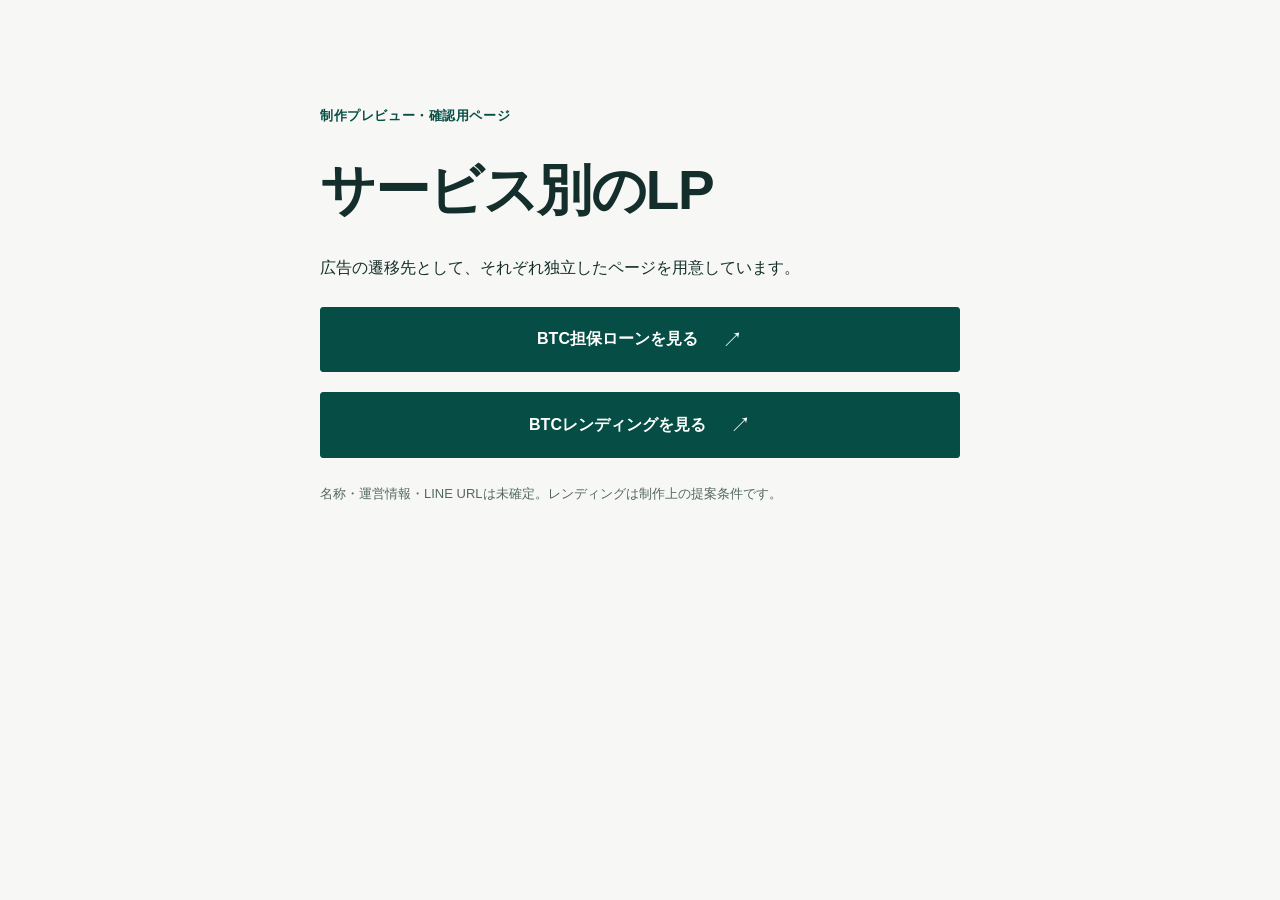
<file: index.html>
<!doctype html><html lang="ja"><head><meta charset="utf-8"><meta name="viewport" content="width=device-width,initial-scale=1"><meta name="robots" content="noindex,nofollow"><title>2つのLP｜制作プレビュー</title><link rel="stylesheet" href="styles.css"></head><body><main class="container preview-index"><p class="eyebrow">制作プレビュー・確認用ページ</p><h1>サービス別のLP</h1><p>広告の遷移先として、それぞれ独立したページを用意しています。</p><a class="btn" href="loan/">BTC担保ローンを見る</a><a class="btn" href="lending/">BTCレンディングを見る</a><p class="note">名称・運営情報・LINE URLは未確定。レンディングは制作上の提案条件です。</p></main></body></html>
</file>
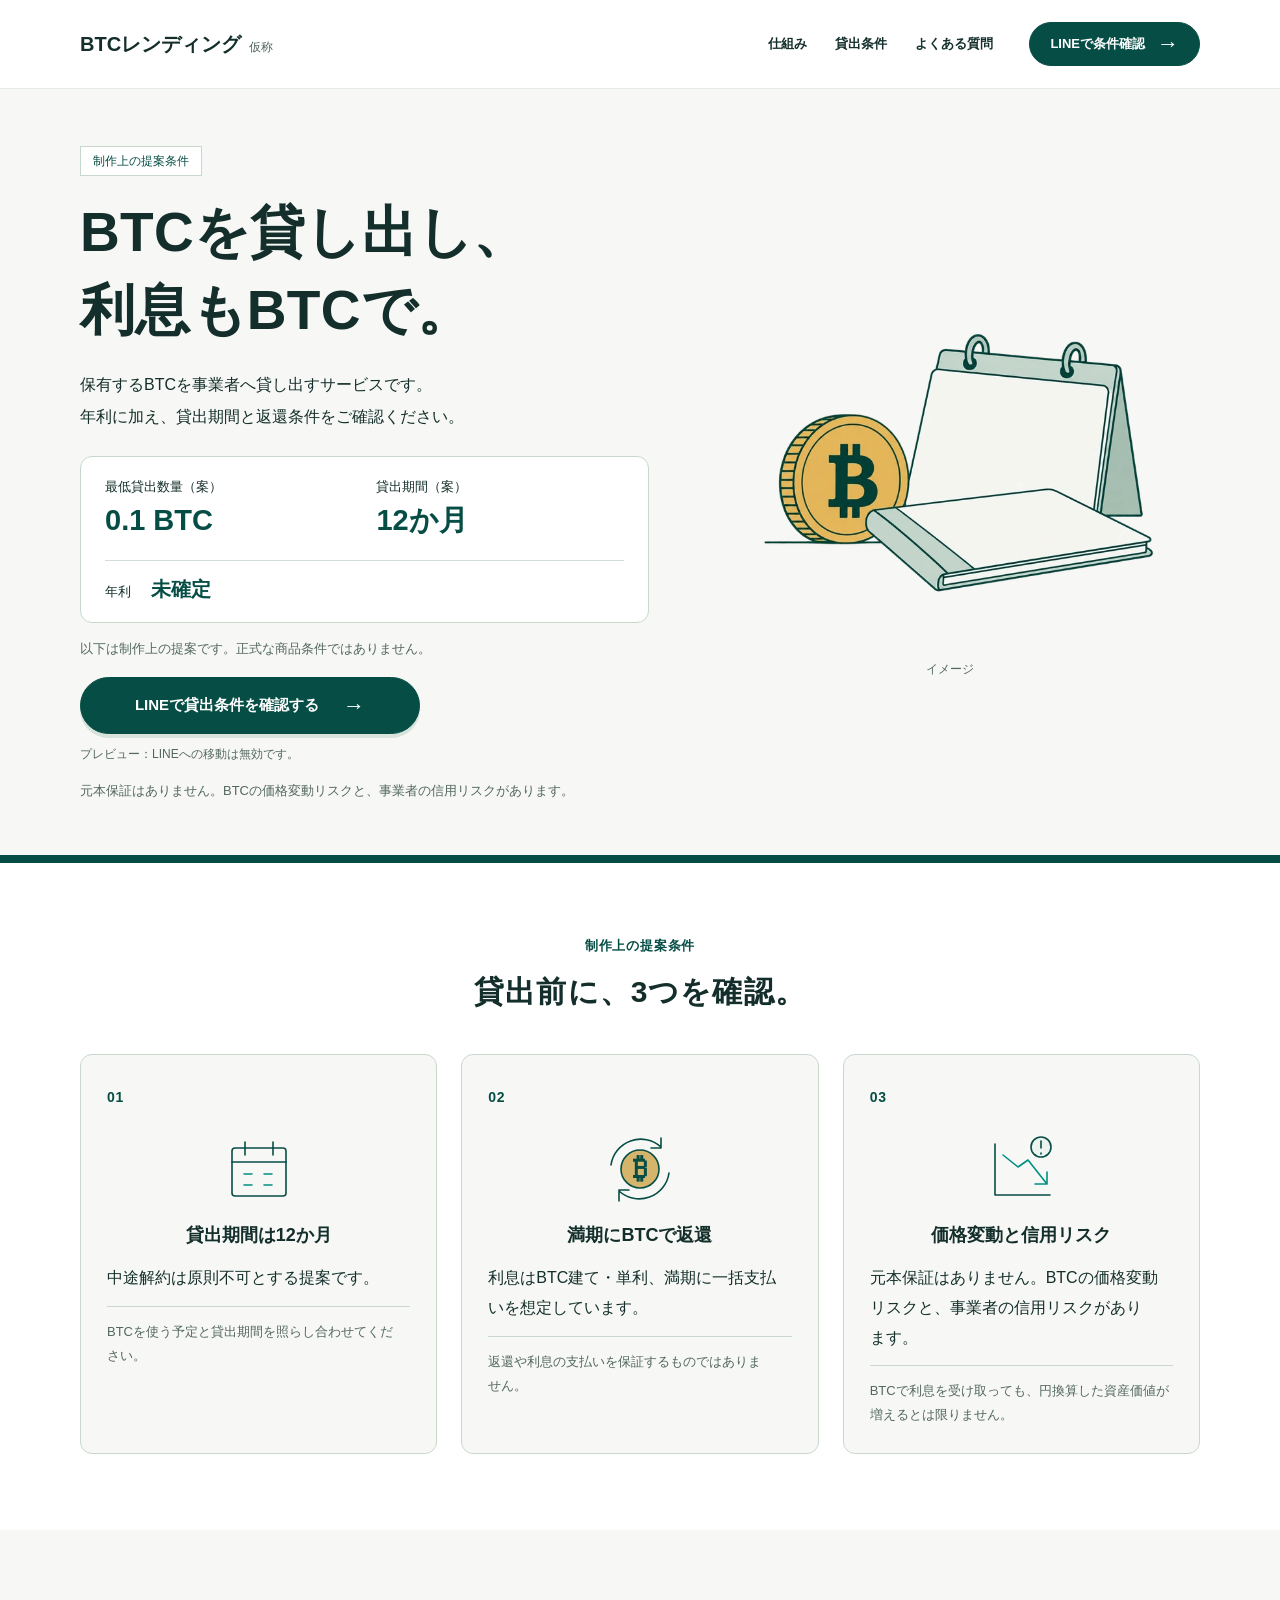
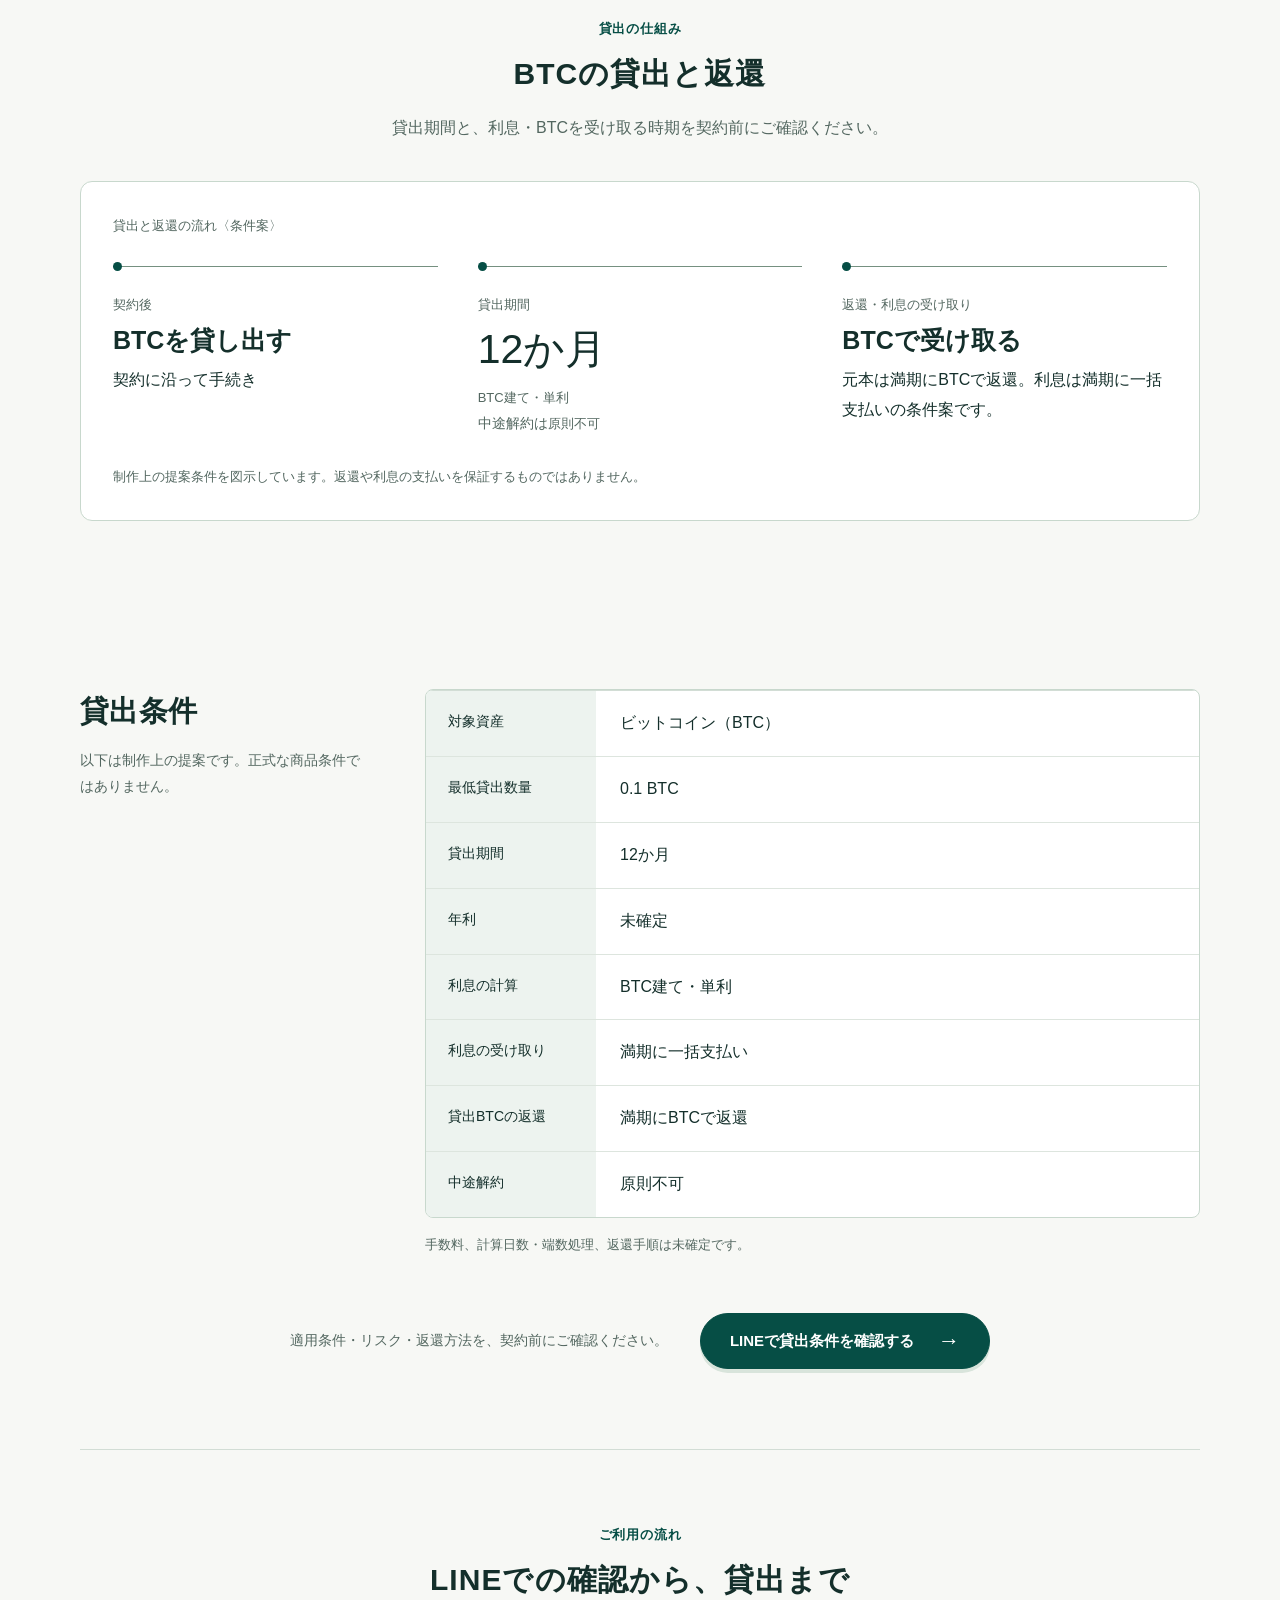
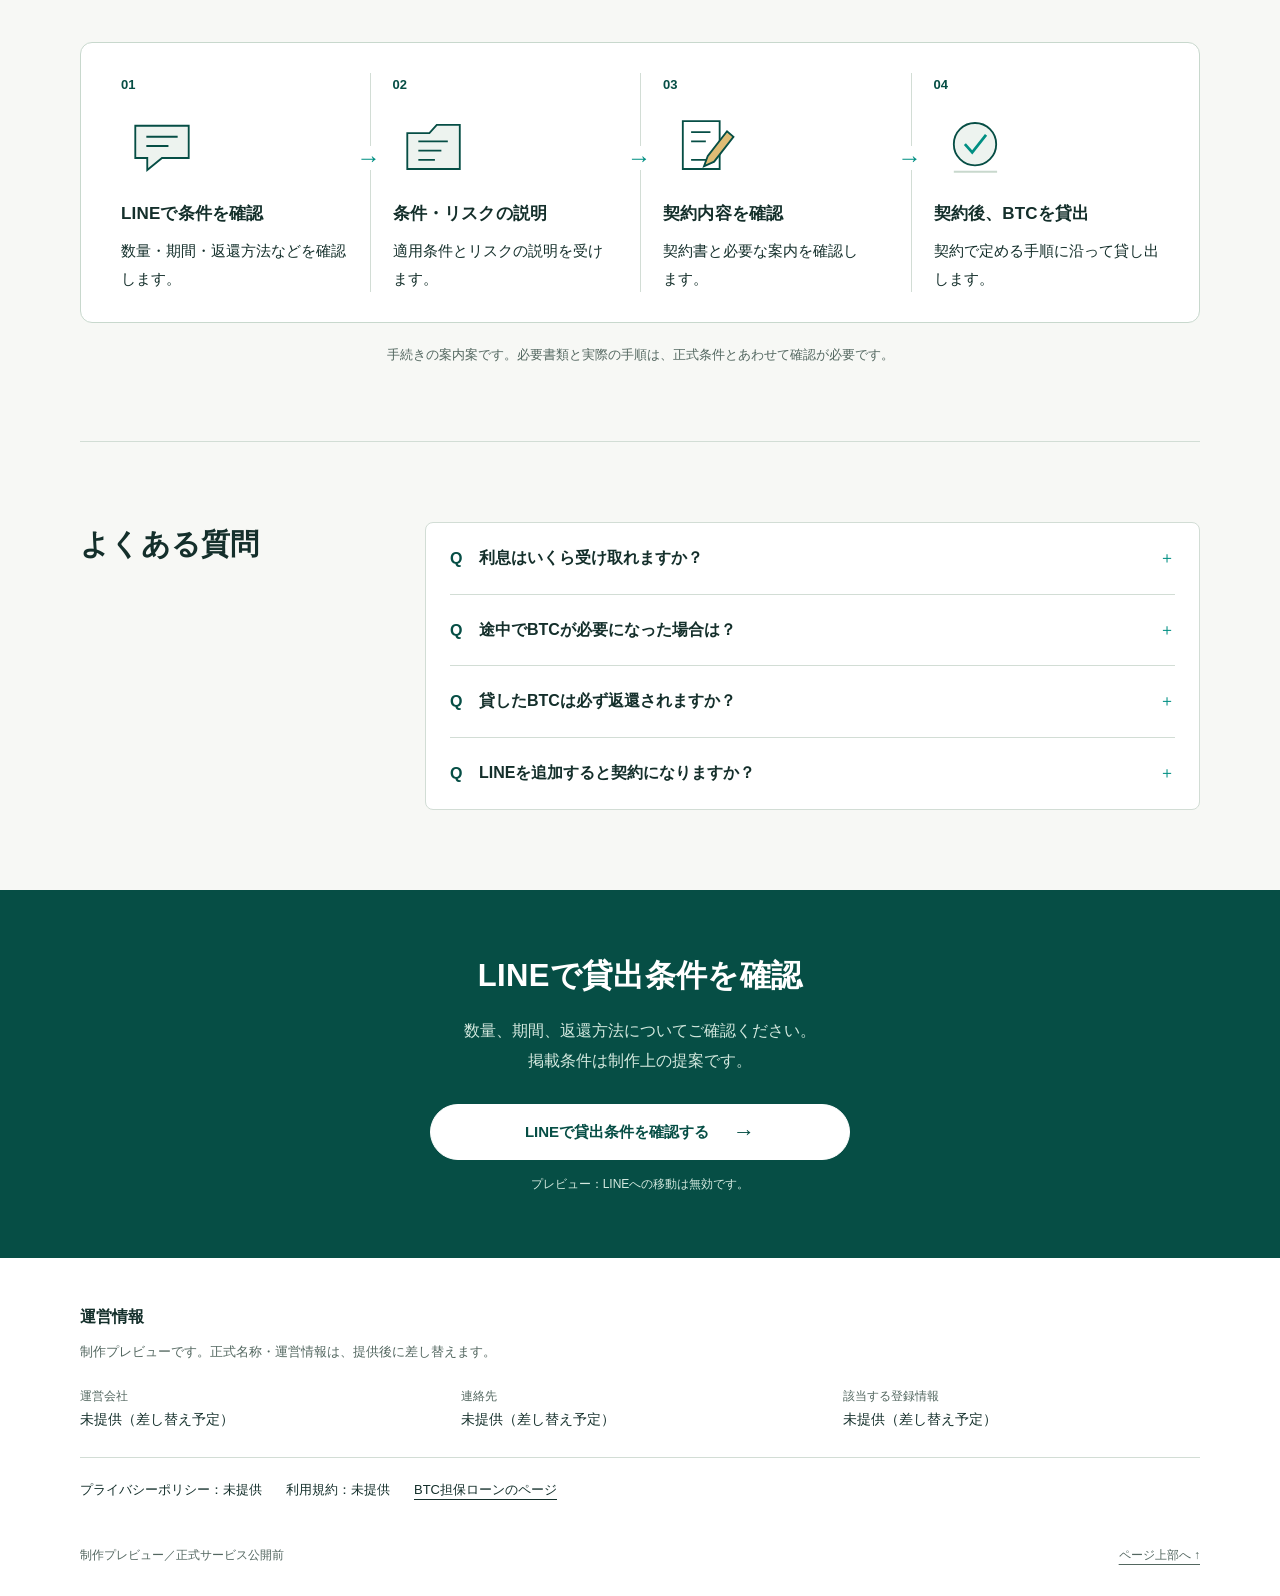
<file: lending/index.html>
<!doctype html>
<html lang="ja">
<head>
  <meta charset="utf-8">
  <meta name="viewport" content="width=device-width, initial-scale=1, viewport-fit=cover">
  <meta name="robots" content="noindex, nofollow">
  <meta name="description" content="BTCを貸し出し、BTC建ての利息を受け取るレンディング。仕組みと検討中の貸出条件、リスクをご案内する制作プレビューです。">
  <title>BTCレンディング｜貸出条件のご案内</title>
  <link rel="stylesheet" href="../styles.css">
  <link rel="stylesheet" href="../visuals.css">
  <link rel="stylesheet" href="../reference-v5.css">
  <script src="../site-config.js" defer></script>
  <script src="config.js" defer></script>
  <script src="lending.js" defer></script>
  <script src="../site.js?v=5" defer></script>
</head>
<body class="lending-page reference-page">
  <a class="skip-link" href="#main">本文へ移動</a>
  <header class="site-header" id="top">
    <div class="container header-inner">
      <a class="brand" href="#top" aria-label="BTCレンディング ページの先頭へ"><span data-lend="serviceName">BTCレンディング</span><small data-lend="serviceNameNote">仮称</small></a>
      <nav class="header-nav" aria-label="ページ内の案内">
        <a href="#mechanism">仕組み</a>
        <a href="#conditions">貸出条件</a>
        <a href="#faq">よくある質問</a>
      </nav>
      <a class="btn btn-small header-cta" data-line role="link" aria-disabled="true" tabindex="0">LINEで条件確認</a>
    </div>
  </header>

<main id="main">
<section class="hero container" aria-labelledby="hero-title">
 <div class="hero-copy">
  <p class="proposal-label" data-lend="proposalStatus">制作上の提案条件</p>
  <h1 id="hero-title"><span>BTCを貸し出し、</span><span>利息もBTCで。</span></h1>
  <p class="hero-lead"><span class="phrase">保有するBTCを事業者へ貸し出すサービスです。</span><span class="phrase">年利に加え、貸出期間と返還条件をご確認ください。</span></p>
  <dl class="proposal-terms">
   <div><dt>最低貸出数量（案）</dt><dd data-lend="minimum">0.1 BTC</dd></div>
   <div><dt>貸出期間（案）</dt><dd data-lend="term">12か月</dd></div>
   <div class="pending-rate"><dt>年利</dt><dd data-lend="annualRate">未確定</dd></div>
  </dl>
  <p class="contract-note" data-lend="proposalExplanation">以下は制作上の提案です。正式な商品条件ではありません。</p>
  <a class="btn hero-cta" data-line role="link" aria-disabled="true" tabindex="0">LINEで貸出条件を確認する</a>
  <p class="hero-note" data-line-note>プレビュー：LINEへの移動は無効です。</p>
  <p class="hero-risk" data-lend="riskText">元本保証はありません。BTCの価格変動リスクと、事業者の信用リスクがあります。</p>
 </div>
 <figure class="hero-media lending-hero-media primary-visual lending-primary-visual">
  <img src="../assets/lending-overview-v5.webp" srcset="../assets/lending-overview-v5-small.webp 768w, ../assets/lending-overview-v5.webp 1200w" sizes="(max-width:700px) calc(100vw - 40px), (max-width:1184px) 44vw, 560px" width="1200" height="900" alt="BTCの貸出をイメージしたイラスト" fetchpriority="high" decoding="async">
  <figcaption>イメージ</figcaption>
 </figure>
</section>
<section class="feature-section reference-features" aria-labelledby="features-title"><div class="container">
 <div class="central-section-heading">
  <p class="section-kicker" data-lend="proposalStatus">制作上の提案条件</p>
  <h2 id="features-title">貸出前に、3つを確認。</h2>
 </div>
 <div class="feature-columns">
  <article class="feature-tile">
   <span class="feature-no" aria-hidden="true">01</span>
   <div class="feature-mark feature-icon" aria-hidden="true"><svg viewBox="0 0 82 78" fill="none" stroke="currentColor" stroke-width="1.6" stroke-linecap="round" stroke-linejoin="round"><rect x="14" y="17" width="54" height="48" rx="3" fill="#F7F8F5"/><path d="M14 31h54M27 11v13M55 11v13"/><path d="M26 43h8m12 0h8m-28 11h8m12 0h8" stroke="#008F83"/></svg></div>
   <h3>貸出期間は<span data-lend="term">12か月</span></h3>
   <p>中途解約は<span data-lend="earlyTermination">原則不可</span>とする提案です。</p>
   <p class="note">BTCを使う予定と貸出期間を照らし合わせてください。</p>
  </article>
  <article class="feature-tile">
   <span class="feature-no" aria-hidden="true">02</span>
   <div class="feature-mark feature-icon" aria-hidden="true"><svg viewBox="0 0 82 78" fill="none" stroke="currentColor" stroke-width="1.6" stroke-linecap="round" stroke-linejoin="round"><circle cx="41" cy="38" r="19" fill="#D5B56C"/><text x="41" y="47" text-anchor="middle" font-size="29" fill="#064E45" stroke="none">₿</text><path d="M12 34a30 30 0 0 1 50-18M62 7v10H52M70 42a30 30 0 0 1-50 18M20 70V59h10"/></svg></div>
   <h3 data-lend="principalReturn">満期にBTCで返還</h3>
   <p>利息は<span data-lend="interestMethod">BTC建て・単利</span>、<span data-lend="interestPayment">満期に一括支払い</span>を想定しています。</p>
   <p class="note">返還や利息の支払いを保証するものではありません。</p>
  </article>
  <article class="feature-tile">
   <span class="feature-no" aria-hidden="true">03</span>
   <div class="feature-mark feature-icon" aria-hidden="true"><svg viewBox="0 0 82 78" fill="none" stroke="currentColor" stroke-width="1.6" stroke-linecap="round" stroke-linejoin="round"><path d="M15 13v51h55"/><path d="m23 24 15 12 10-7 19 24m-12 0h12V41" stroke="#008F83"/><circle cx="61" cy="16" r="10" fill="#EDF3EF"/><path d="M61 10v7m0 5v1"/></svg></div>
   <h3>価格変動と信用リスク</h3>
   <p data-lend="riskText">元本保証はありません。BTCの価格変動リスクと、事業者の信用リスクがあります。</p>
   <p class="note">BTCで利息を受け取っても、円換算した資産価値が増えるとは限りません。</p>
  </article>
 </div>
</div></section>
<section class="section lending-mechanism" id="mechanism" aria-labelledby="mechanism-title"><div class="container">
 <div class="central-section-heading">
  <p class="section-kicker">貸出の仕組み</p>
  <h2 id="mechanism-title">BTCの貸出と返還</h2>
  <p>貸出期間と、利息・BTCを受け取る時期を契約前にご確認ください。</p>
 </div>
 <figure class="lending-journey" aria-labelledby="journey-title">
   <figcaption class="journey-title" id="journey-title">貸出と返還の流れ〈条件案〉</figcaption>
   <div class="journey-node"><span>契約後</span><strong>BTCを貸し出す</strong><p>契約に沿って手続き</p></div>
   <div class="journey-period"><span>貸出期間</span><strong data-lend="term">12か月</strong><p><span data-lend="interestMethod">BTC建て・単利</span><br>中途解約は<span data-lend="earlyTermination">原則不可</span></p></div>
   <div class="journey-node"><span>返還・利息の受け取り</span><strong>BTCで受け取る</strong><p data-lend="maturityDescription">元本は満期にBTCで返還。利息は満期に一括支払いの条件案です。</p></div>
   <p class="note">制作上の提案条件を図示しています。返還や利息の支払いを保証するものではありません。</p>
  </figure>
</div></section>
<section class="section container" id="conditions"><div class="information-grid">
 <div class="information-heading"><h2>貸出条件</h2><p data-lend="proposalExplanation">以下は制作上の提案です。正式な商品条件ではありません。</p></div>
 <div><dl class="terms-list">
  <div><dt>対象資産</dt><dd data-lend="assetWithName">ビットコイン（BTC）</dd></div>
  <div><dt>最低貸出数量</dt><dd data-lend="minimum">0.1 BTC</dd></div>
  <div><dt>貸出期間</dt><dd data-lend="term">12か月</dd></div>
  <div><dt>年利</dt><dd data-lend="annualRate">未確定</dd></div>
  <div><dt>利息の計算</dt><dd data-lend="interestMethod">BTC建て・単利</dd></div>
  <div><dt>利息の受け取り</dt><dd data-lend="interestPayment">満期に一括支払い</dd></div>
  <div><dt>貸出BTCの返還</dt><dd data-lend="principalReturn">満期にBTCで返還</dd></div>
  <div><dt>中途解約</dt><dd data-lend="earlyTermination">原則不可</dd></div>
 </dl><p class="note proposal-description" data-lend="unresolvedItems">手数料、計算日数・端数処理、返還手順は未確定です。</p></div>
</div><div class="inline-cta"><p>適用条件・リスク・返還方法を、契約前にご確認ください。</p><a class="btn" data-line role="link" aria-disabled="true" tabindex="0">LINEで貸出条件を確認する</a></div></section>
<section class="section process-section container" id="process" aria-labelledby="process-title">
 <div class="central-section-heading">
  <p class="section-kicker">ご利用の流れ</p>
  <h2 id="process-title"><span class="phrase">LINEでの確認から、</span><span class="phrase">貸出まで</span></h2>
 </div>
 <ol class="process-list"></ol>
 <p class="note" data-lend="processNote">手続きの案内案です。必要書類と実際の手順は、正式条件とあわせて確認が必要です。</p>
</section>
<section class="section faq-section container" id="faq"><div class="information-grid">
 <div class="information-heading"><h2>よくある質問</h2></div>
 <div class="faq-list">
  <details><summary>利息はいくら受け取れますか？</summary><p data-lend="faqRate">年利が未確定のため、受取額は提示していません。実際の年利と計算方法は、正式な契約条件をご確認ください。</p></details>
  <details><summary>途中でBTCが必要になった場合は？</summary><p data-lend="faqCancellation">中途解約は原則不可とする提案です。例外の有無や適用条件は未確定です。</p></details>
  <details><summary>貸したBTCは必ず返還されますか？</summary><p>返還は保証されません。事業者の破綻や返還遅延時の扱いは、契約前に確認が必要です。</p></details>
  <details><summary>LINEを追加すると契約になりますか？</summary><p>追加だけでは契約は成立しません。貸出条件と契約内容を確認してから手続きを進めます。</p></details>
 </div>
</div></section>
<section class="final-cta"><div class="container final-inner">
 <div><h2>LINEで貸出条件を確認</h2><p>数量、期間、返還方法についてご確認ください。<br>掲載条件は制作上の提案です。</p></div>
 <div class="final-action"><a class="btn" data-line role="link" aria-disabled="true" tabindex="0">LINEで貸出条件を確認する</a><p class="note" data-line-note>プレビュー：LINEへの移動は無効です。</p></div>
</div></section>
</main>  <footer class="site-footer"><div class="container">
    <p class="footer-title">運営情報</p>
    <p class="note">制作プレビューです。正式名称・運営情報は、提供後に差し替えます。</p>
    <dl class="operator-info">
      <div><dt>運営会社</dt><dd data-operator="company">未提供（差し替え予定）</dd></div>
      <div><dt>連絡先</dt><dd data-operator="contact">未提供（差し替え予定）</dd></div>
      <div><dt>該当する登録情報</dt><dd data-operator="registration">未提供（差し替え予定）</dd></div>
    </dl>
    <div class="footer-links"><span data-policy="privacyUrl">プライバシーポリシー：未提供</span><span data-policy="termsUrl">利用規約：未提供</span><a href="../loan/">BTC担保ローンのページ</a></div>
    <div class="footer-bottom"><span>制作プレビュー／正式サービス公開前</span><a class="back-top" href="#top">ページ上部へ ↑</a></div>
  </div></footer>
  <div class="mobile-dock" inert><a class="btn" data-line role="link" aria-disabled="true" tabindex="0">LINEで貸出条件を確認する</a></div>
  <div id="line-status" class="status-toast" role="status" aria-live="polite"></div>
</body>
</html>
</file>
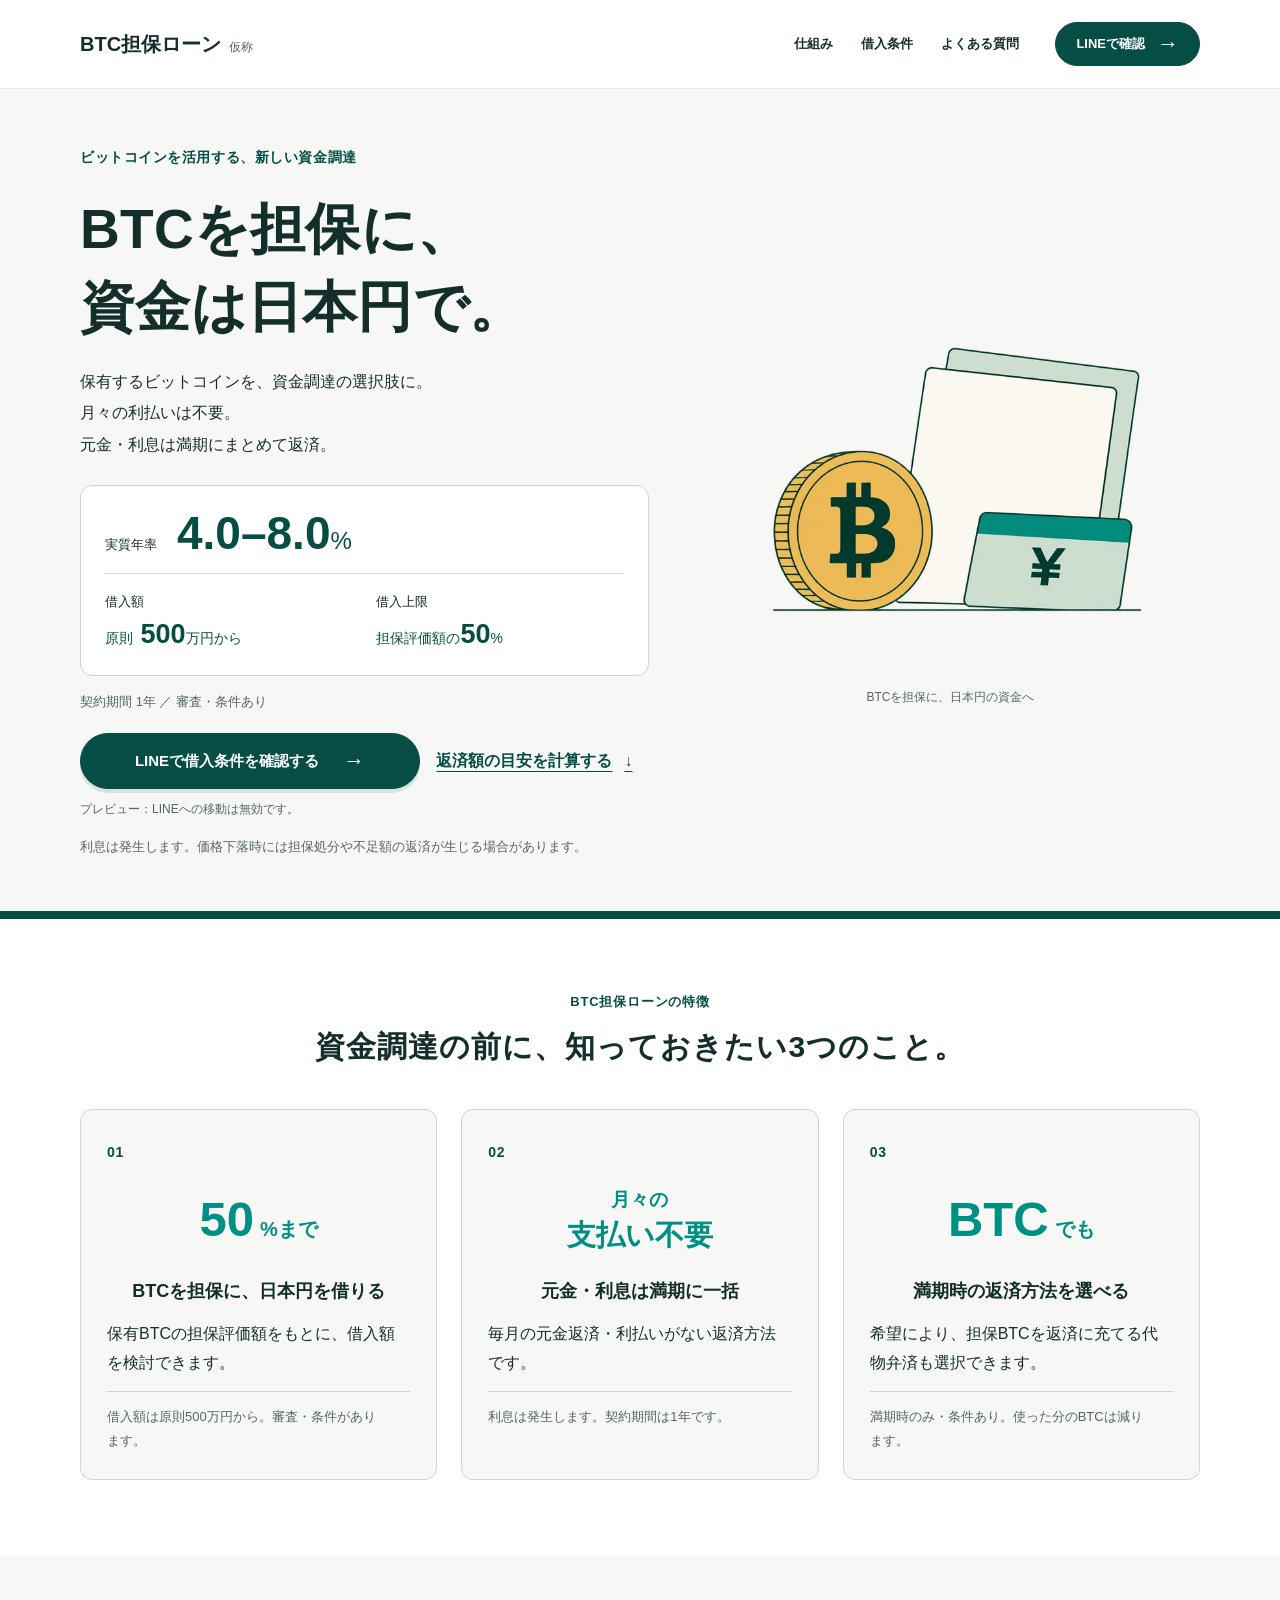
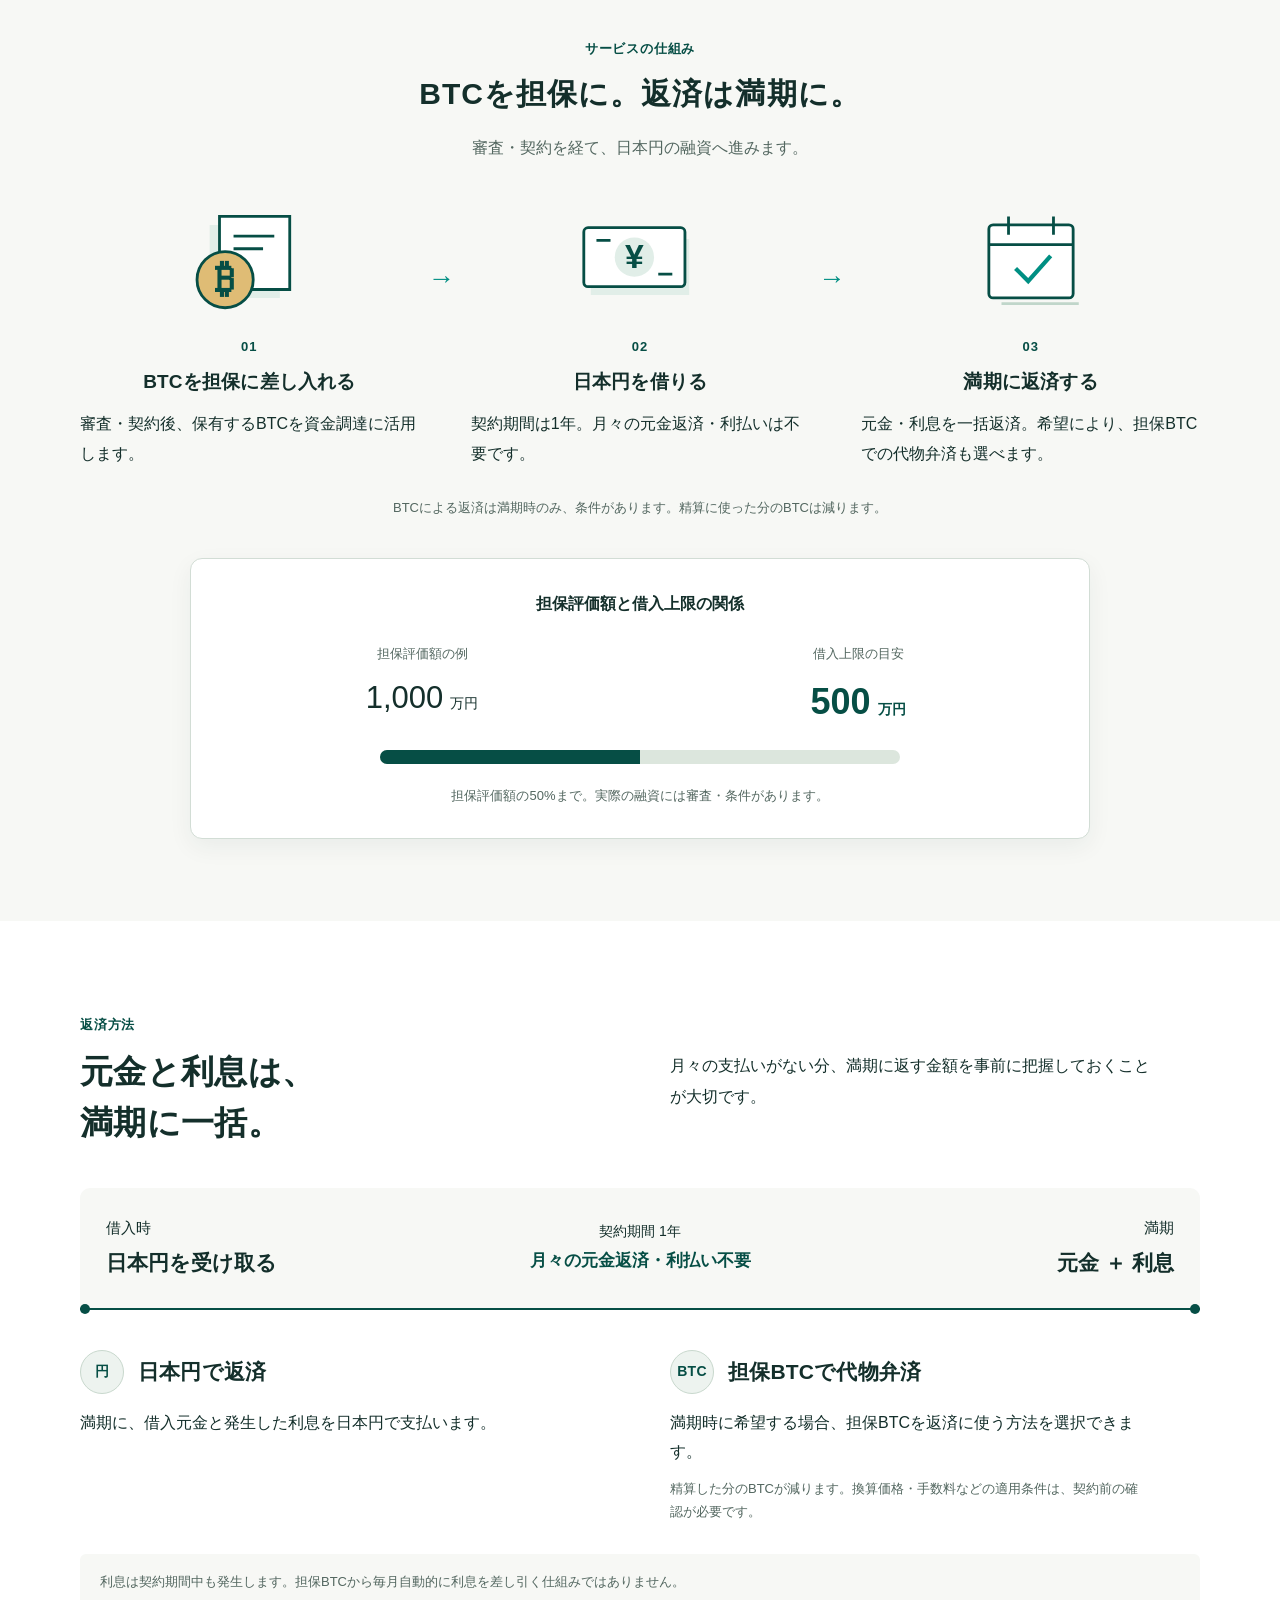
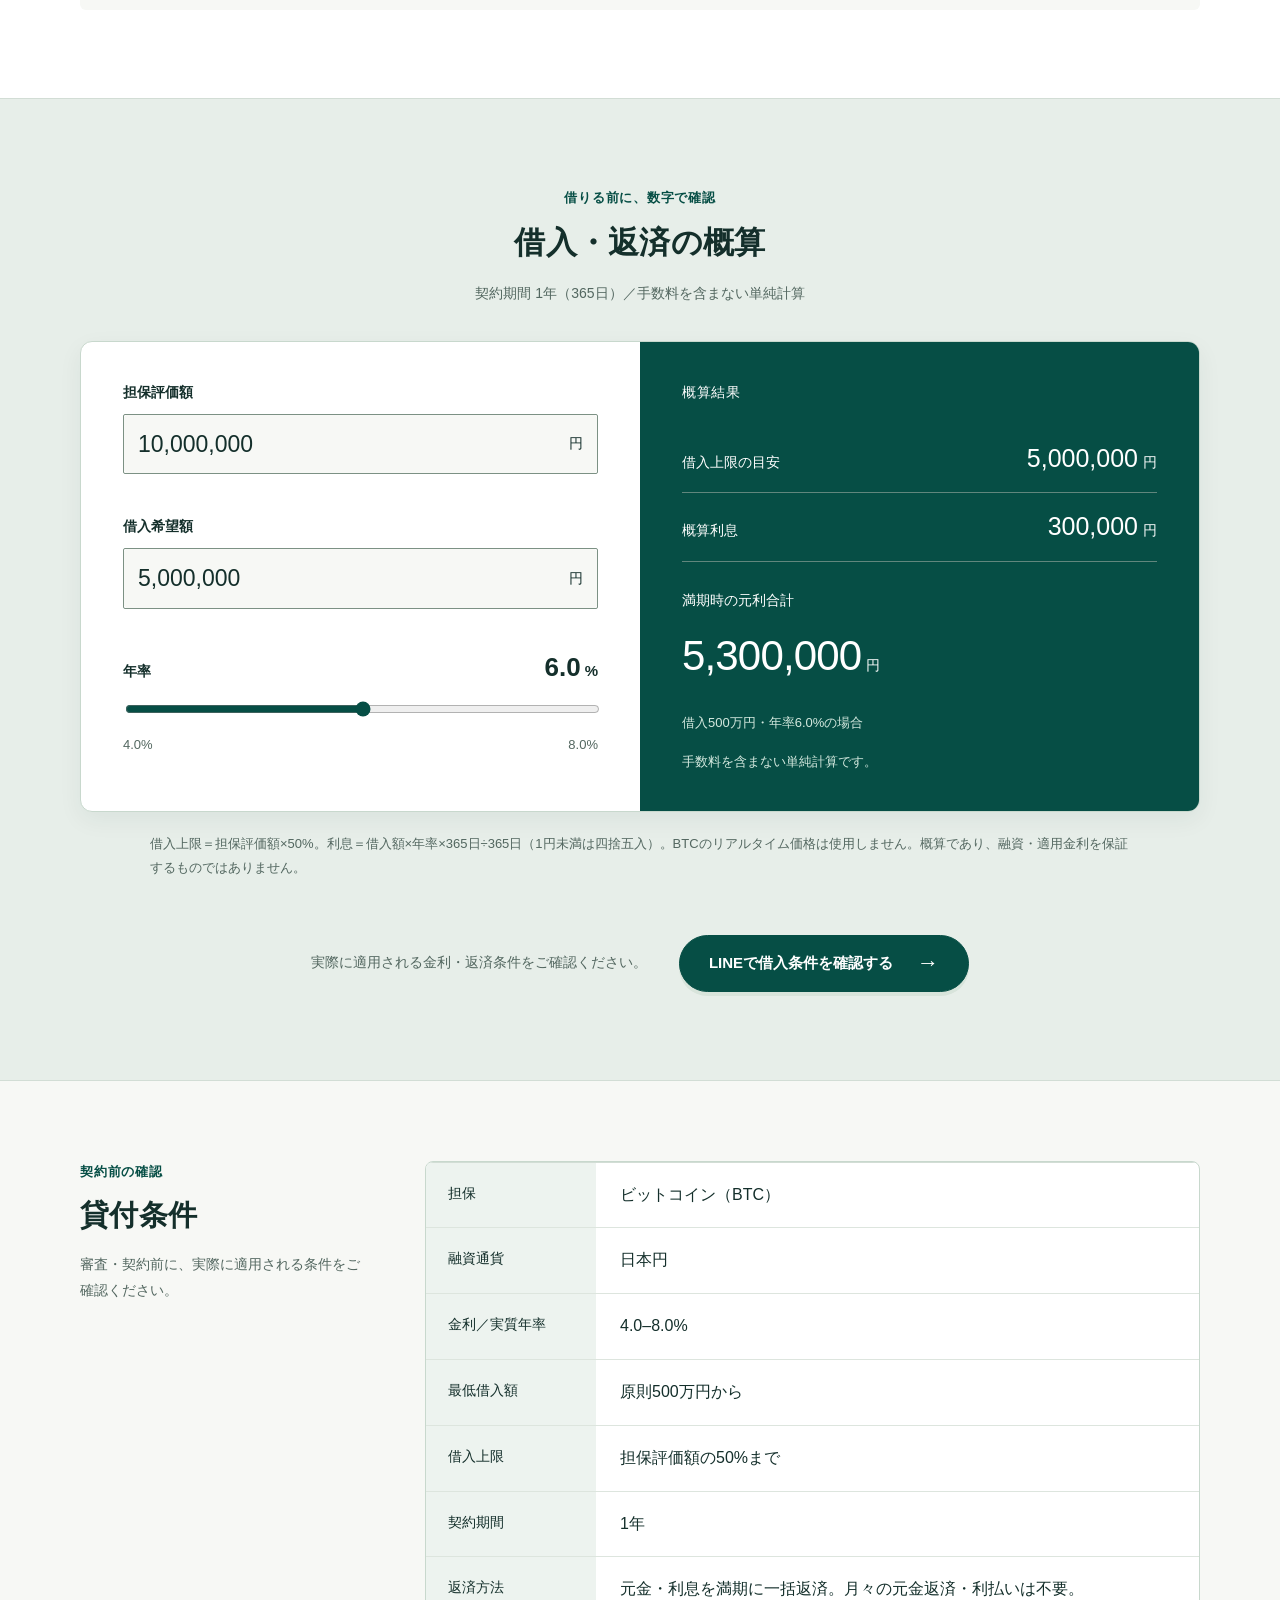
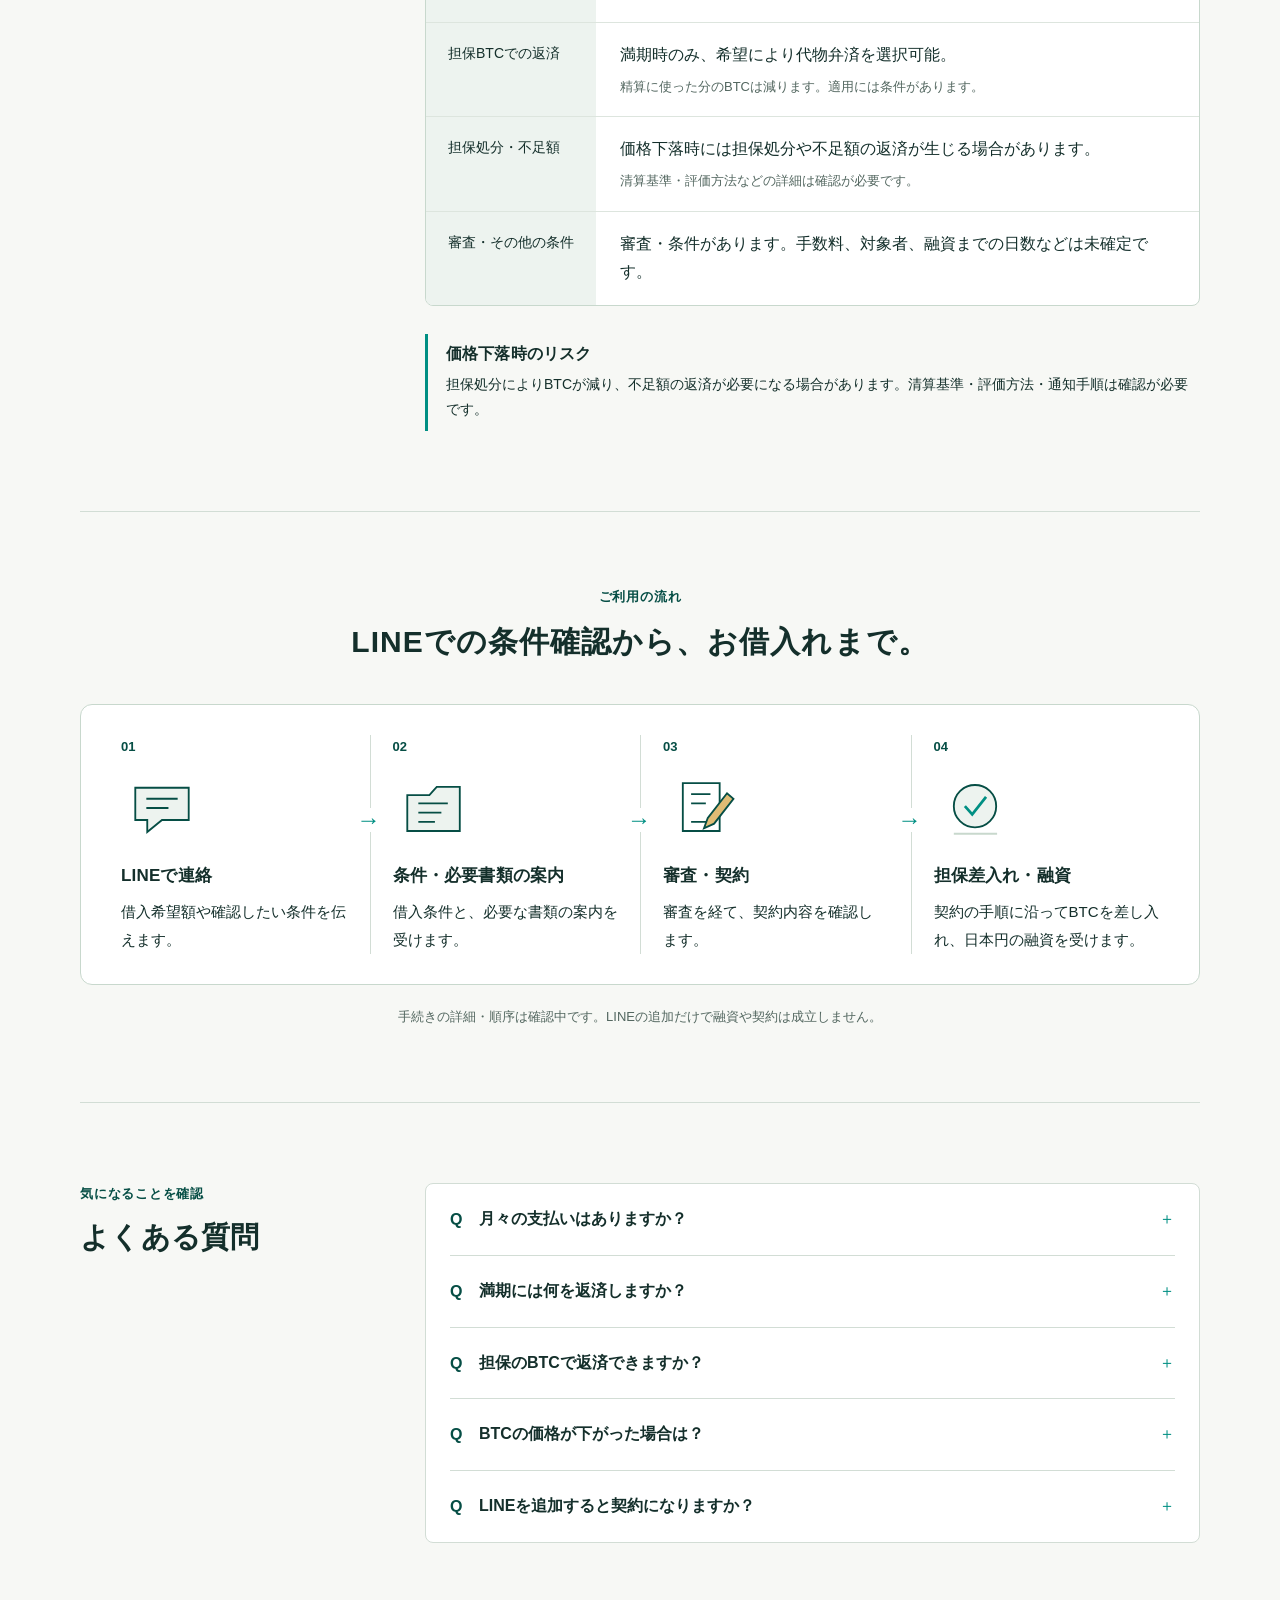
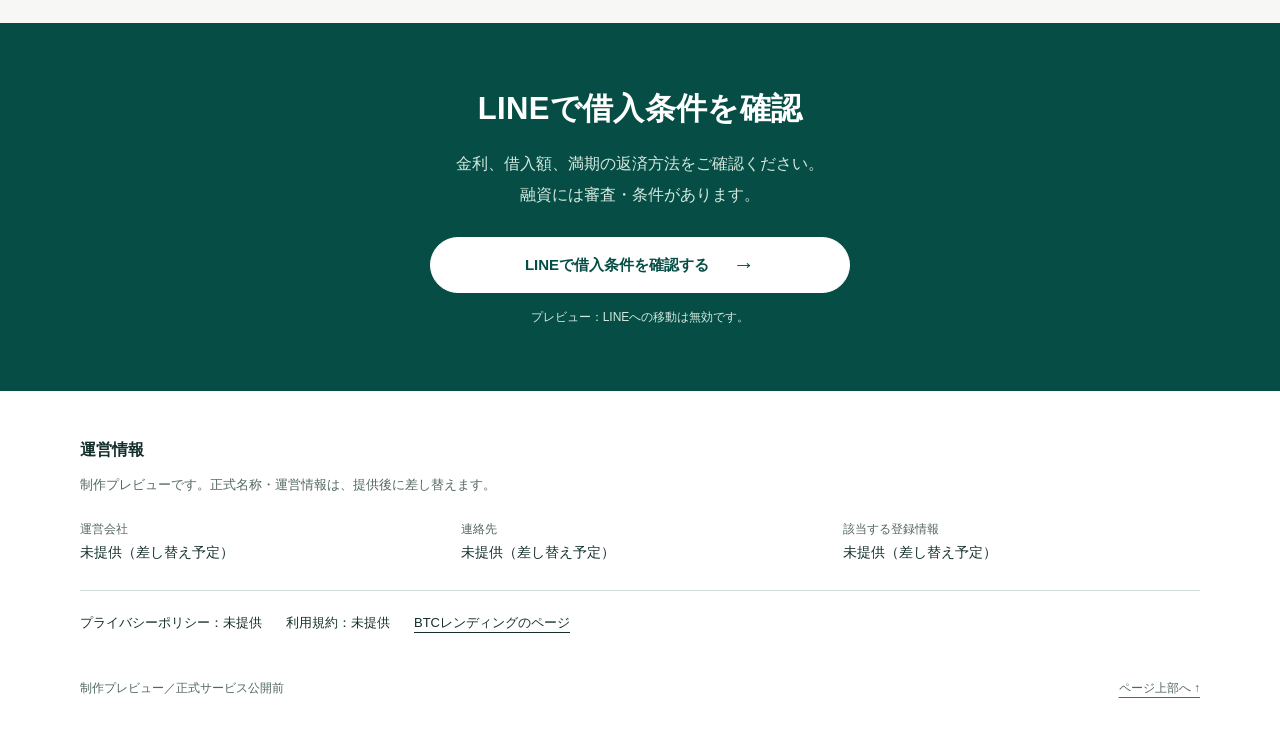
<file: loan/index.html>
<!doctype html>
<html lang="ja"><head><meta charset="utf-8"><meta name="viewport" content="width=device-width,initial-scale=1,viewport-fit=cover"><meta name="robots" content="noindex,nofollow"><meta name="theme-color" content="#F7F8F5"><meta name="description" content="BTCを担保に日本円を借りるサービス。借入条件、満期返済の仕組みと概算を確認できます。制作プレビュー。"><title>BTC担保ローン｜制作プレビュー</title><link rel="stylesheet" href="../styles.css"><link rel="stylesheet" href="../visuals.css"><link rel="stylesheet" href="../reference-v5.css"><script src="../site-config.js" defer></script><script src="config.js" defer></script><script src="calculator.js" defer></script><script src="loan.js" defer></script><script src="../site.js?v=5" defer></script></head>
<body class="loan-page reference-page"><a class="skip-link" href="#main">本文へ移動</a>
<header class="site-header" id="top"><div class="container header-inner"><a class="brand" href="#top"><span data-service-name>BTC担保ローン</span><small data-provisional>仮称</small></a><nav class="header-nav" aria-label="ページ内"><a href="#mechanism">仕組み</a><a href="#terms">借入条件</a><a href="#faq">よくある質問</a></nav><a class="btn btn-small header-cta" data-line role="link" aria-disabled="true" tabindex="0">LINEで確認</a></div></header>
<main id="main">
<section class="hero container" aria-labelledby="hero-title">
 <div class="hero-copy">
  <p class="eyebrow">ビットコインを活用する、新しい資金調達</p>
  <h1 id="hero-title"><span>BTCを担保に、</span><span>資金は日本円で。</span></h1>
  <p class="hero-lead"><span>保有するビットコインを、資金調達の選択肢に。</span><span>月々の利払いは不要。</span><span>元金・利息は満期にまとめて返済。</span></p>
  <dl class="hero-terms">
   <div class="rate-term"><dt>実質年率</dt><dd><span data-rate-range>4.0–8.0</span><small>%</small></dd></div>
   <div><dt>借入額</dt><dd><small>原則</small> <span data-min-man>500</span><small>万円から</small></dd></div>
   <div><dt>借入上限</dt><dd><small>担保評価額の</small><span data-ltv>50</span><small>%</small></dd></div>
  </dl>
  <p class="contract-note">契約期間 <span data-term-years>1年</span> ／ 審査・条件あり</p>
  <a class="btn hero-cta" data-line role="link" aria-disabled="true" tabindex="0">LINEで借入条件を確認する</a>
  <a class="hero-calculator-link" href="#calculator">返済額の目安を計算する <span aria-hidden="true">↓</span></a>
  <p class="hero-note" data-line-note>プレビュー：LINEへの移動は無効です。</p>
  <p class="hero-risk">利息は発生します。価格下落時には担保処分や不足額の返済が生じる場合があります。</p>
 </div>
 <div class="hero-aside visual-hero-aside">
  <figure class="primary-visual loan-primary-visual">
   <img src="../assets/loan-overview-v5.webp" srcset="../assets/loan-overview-v5-small.webp 768w, ../assets/loan-overview-v5.webp 1200w" sizes="(max-width:700px) calc(100vw - 40px), (max-width:1184px) 44vw, 484px" width="1200" height="900" alt="BTC、契約書類、日本円の資金調達を表すイラスト" fetchpriority="high">
   <figcaption>BTCを担保に、日本円の資金へ</figcaption>
  </figure>
 </div>
</section>
<section class="feature-section"><div class="container">
 <div class="central-section-heading"><p class="section-kicker">BTC担保ローンの特徴</p><h2>資金調達の前に、<span class="phrase">知っておきたい3つのこと。</span></h2></div>
 <div class="feature-columns">
  <article class="feature-tile"><span class="feature-no">01</span><div class="feature-mark"><span data-ltv>50</span><small>%まで</small></div><h3>BTCを担保に、<span class="phrase">日本円を借りる</span></h3><p>保有BTCの担保評価額をもとに、借入額を検討できます。</p><p class="note">借入額は原則<span data-min-man>500</span>万円から。審査・条件があります。</p></article>
  <article class="feature-tile"><span class="feature-no">02</span><div class="feature-mark feature-mark-words">月々の<span>支払い不要</span></div><h3>元金・利息は<span class="phrase">満期に一括</span></h3><p>毎月の元金返済・利払いがない返済方法です。</p><p class="note">利息は発生します。契約期間は<span data-term-years>1年</span>です。</p></article>
  <article class="feature-tile"><span class="feature-no">03</span><div class="feature-mark">BTC<small>でも</small></div><h3>満期時の<span class="phrase">返済方法を選べる</span></h3><p>希望により、担保BTCを返済に充てる代物弁済も選択できます。</p><p class="note">満期時のみ・条件あり。使った分のBTCは減ります。</p></article>
 </div>
</div></section>
<section class="mechanism loan-mechanism container" id="mechanism" aria-labelledby="mechanism-title">
 <div class="central-section-heading"><p class="section-kicker">サービスの仕組み</p><h2 id="mechanism-title">BTCを担保に。<span class="phrase">返済は満期に。</span></h2><p>審査・契約を経て、日本円の融資へ進みます。</p></div>
 <div class="loan-mechanism-layout"><div class="mechanism-description">
 <div class="flow">
  <article class="flow-step"><div class="flow-illustration"><svg viewBox="0 0 112 84" aria-hidden="true"><path d="M28 17h50v52H28z" fill="#e1eee8"/><path d="M35 11h50v52H35z" fill="white" stroke="currentColor" stroke-width="2"/><path d="M45 25h29M45 34h21" stroke="currentColor" stroke-width="2"/><circle cx="39" cy="56" r="20" fill="#dfbc75" stroke="currentColor" stroke-width="2"/><text x="39" y="65" text-anchor="middle" fill="currentColor" font-size="28" font-weight="700">₿</text></svg></div><span class="flow-number">01</span><h3>BTCを担保に差し入れる</h3><p>審査・契約後、保有するBTCを資金調達に活用します。</p></article>
  <article class="flow-step"><div class="flow-illustration"><svg viewBox="0 0 112 84" aria-hidden="true"><path d="M21 27h70v40H21z" fill="#e1eee8"/><rect x="16" y="19" width="72" height="42" rx="3" fill="white" stroke="currentColor" stroke-width="2"/><path d="M25 28h10M69 52h10" stroke="currentColor" stroke-width="2"/><circle cx="52" cy="40" r="14" fill="#e1eee8"/><text x="52" y="48" text-anchor="middle" fill="currentColor" font-size="24" font-weight="700">¥</text></svg></div><span class="flow-number">02</span><h3>日本円を借りる</h3><p>契約期間は<span data-term-years>1年</span>。月々の元金返済・利払いは不要です。</p></article>
  <article class="flow-step"><div class="flow-illustration"><svg viewBox="0 0 112 84" aria-hidden="true"><rect x="26" y="17" width="60" height="52" rx="3" fill="white" stroke="currentColor" stroke-width="2"/><path d="M26 31h60M40 11v13M72 11v13" stroke="currentColor" stroke-width="2"/><path d="M45 48l9 9 16-18" fill="none" stroke="#008f83" stroke-width="3"/><path d="M35 73h55" stroke="#c0d6ca" stroke-width="2"/></svg></div><span class="flow-number">03</span><h3>満期に返済する</h3><p>元金・利息を一括返済。希望により、担保BTCでの代物弁済も選べます。</p></article>
 </div>
 <p class="note">BTCによる返済は満期時のみ、条件があります。精算に使った分のBTCは減ります。</p>
 </div>
 <figure class="loan-map" aria-labelledby="loan-map-title">
   <figcaption class="map-title" id="loan-map-title">担保評価額と借入上限の関係</figcaption>
   <div class="map-value"><span>担保評価額の例</span><strong><b data-example-collateral-man>1,000</b><small>万円</small></strong></div>
   <div class="valuation-track" aria-hidden="true"><span data-ltv-bar></span></div>
   <div class="map-value loan-limit"><span>借入上限の目安</span><strong><b data-example-loan-man>500</b><small>万円</small></strong></div>
   <p class="note">担保評価額の<span data-ltv>50</span>%まで。実際の融資には審査・条件があります。</p>
  </figure>
 </div>
</section>
<section class="section repayment-section" id="repayment"><div class="container">
 <div class="repayment-head"><div><p class="section-kicker">返済方法</p><h2><span class="phrase">元金と利息は、</span><br>満期に一括。</h2></div><p>月々の支払いがない分、満期に返す金額を事前に把握しておくことが大切です。</p></div>
 <div class="payment-line" aria-label="契約期間中は月々の支払い不要、満期に元金と利息を返済">
  <div class="payment-end">借入時<strong>日本円を受け取る</strong></div>
  <div class="payment-period">契約期間 <span data-term-years>1年</span><strong>月々の元金返済・利払い不要</strong></div>
  <div class="payment-end">満期<strong>元金 ＋ 利息</strong></div>
 </div>
 <div class="repayment-options">
  <article class="repayment-option"><h3><span class="currency-label" aria-hidden="true">円</span>日本円で返済</h3><p>満期に、借入元金と発生した利息を日本円で支払います。</p></article>
  <article class="repayment-option"><h3><span class="currency-label" aria-hidden="true">BTC</span>担保BTCで代物弁済</h3><p>満期時に希望する場合、担保BTCを返済に使う方法を選択できます。</p><p class="note">精算した分のBTCが減ります。換算価格・手数料などの適用条件は、契約前の確認が必要です。</p></article>
 </div>
 <p class="repayment-note">利息は契約期間中も発生します。担保BTCから毎月自動的に利息を差し引く仕組みではありません。</p>
</div></section>
<section class="section calculator-section" id="calculator"><div class="container">
 <div class="calculator-heading"><div><p class="section-kicker">借りる前に、数字で確認</p><h2>借入・返済の概算</h2></div><p>契約期間 <span data-term-years>1年</span>（<span data-term-days>365</span>日）／手数料を含まない単純計算</p></div>
 <div class="calculator-wrap"><form class="calc-form" id="calculator-form" novalidate><div><label class="field-label" for="collateral">担保評価額</label><div class="input-wrap"><input id="collateral" name="collateral" type="text" inputmode="numeric" autocomplete="off" value="10,000,000" aria-describedby="collateral-error"><span>円</span></div><p class="field-error" id="collateral-error" aria-live="polite"></p></div><div><label class="field-label" for="loan">借入希望額</label><div class="input-wrap"><input id="loan" name="loan" type="text" inputmode="numeric" autocomplete="off" value="5,000,000" aria-describedby="loan-error"><span>円</span></div><p class="field-error" id="loan-error" aria-live="polite"></p></div><div><label class="field-label" for="rate"><span>年率</span><output id="rate-value" for="rate">6.0<span>%</span></output></label><input id="rate" name="rate" type="range" min="4" max="8" step="0.1" value="6" aria-describedby="rate-error"><div class="range-labels"><span data-rate-min>4.0%</span><span data-rate-max>8.0%</span></div><p class="field-error" id="rate-error" aria-live="polite"></p></div></form><div class="calc-results" aria-live="polite" aria-atomic="true"><p class="eyebrow">概算結果</p><dl><div class="result-row"><dt>借入上限の目安</dt><dd><span id="result-limit">5,000,000</span><small>円</small></dd></div><div class="result-row"><dt>概算利息</dt><dd><span id="result-interest">300,000</span><small>円</small></dd></div><div class="result-row total"><dt>満期時の元利合計</dt><dd><span id="result-total">5,300,000</span><small>円</small></dd></div></dl><p id="result-message">借入500万円・年率6.0%の場合</p><p class="note">手数料を含まない単純計算です。</p></div></div>
 <p class="calculator-footnote">借入上限＝担保評価額×<span data-ltv>50</span>%。利息＝借入額×年率×<span data-term-days>365</span>日÷365日（1円未満は四捨五入）。BTCのリアルタイム価格は使用しません。概算であり、融資・適用金利を保証するものではありません。</p>
 <div class="inline-cta"><p>実際に適用される金利・返済条件をご確認ください。</p><a class="btn" data-line role="link" aria-disabled="true" tabindex="0">LINEで借入条件を確認する</a></div>
</div></section>
<section class="section container" id="terms"><div class="information-grid">
 <div class="information-heading"><p class="section-kicker">契約前の確認</p><h2>貸付条件</h2><p>審査・契約前に、実際に適用される条件をご確認ください。</p></div>
 <div><dl class="terms-list"><div><dt>担保</dt><dd>ビットコイン（BTC）</dd></div><div><dt>融資通貨</dt><dd>日本円</dd></div><div><dt>金利／実質年率</dt><dd><span data-rate-range>4.0–8.0</span>%</dd></div><div><dt>最低借入額</dt><dd>原則<span data-min-man>500</span>万円から</dd></div><div><dt>借入上限</dt><dd>担保評価額の<span data-ltv>50</span>%まで</dd></div><div><dt>契約期間</dt><dd><span data-term-years>1年</span></dd></div><div><dt>返済方法</dt><dd>元金・利息を満期に一括返済。月々の元金返済・利払いは不要。</dd></div><div><dt>担保BTCでの返済</dt><dd>満期時のみ、希望により代物弁済を選択可能。<span class="note">精算に使った分のBTCは減ります。適用には条件があります。</span></dd></div><div><dt>担保処分・不足額</dt><dd>価格下落時には担保処分や不足額の返済が生じる場合があります。<span class="note">清算基準・評価方法などの詳細は確認が必要です。</span></dd></div><div><dt>審査・その他の条件</dt><dd>審査・条件があります。手数料、対象者、融資までの日数などは未確定です。</dd></div></dl><aside class="risk-strip"><h3>価格下落時のリスク</h3><p>担保処分によりBTCが減り、不足額の返済が必要になる場合があります。清算基準・評価方法・通知手順は確認が必要です。</p></aside></div>
</div></section>
<section class="section process-section container" id="process">
 <div class="central-section-heading"><p class="section-kicker">ご利用の流れ</p><h2>LINEでの条件確認から、<span class="phrase">お借入れまで。</span></h2></div>
 <ol class="process-list" id="process-steps"></ol>
 <p class="note">手続きの詳細・順序は確認中です。LINEの追加だけで融資や契約は成立しません。</p>
</section>
<section class="section faq-section container" id="faq"><div class="information-grid">
 <div class="information-heading"><p class="section-kicker">気になることを確認</p><h2>よくある質問</h2></div>
 <div class="faq-list">
  <details><summary>月々の支払いはありますか？</summary><p>月々の元金返済・利払いは不要です。利息は発生し、元金とともに満期に返済します。</p></details>
  <details><summary>満期には何を返済しますか？</summary><p>借入元金と、契約期間中に発生した利息を一括で返済します。適用金利やその他の費用は契約条件をご確認ください。</p></details>
  <details><summary>担保のBTCで返済できますか？</summary><p>満期時のみ、希望により代物弁済を選択できます。使った分のBTCは減ります。換算価格や手数料など、詳細条件の確認が必要です。</p></details>
  <details><summary>BTCの価格が下がった場合は？</summary><p>担保処分や不足額の返済が生じる場合があります。具体的な清算基準は未提供のため、数値を掲載していません。</p></details>
  <details><summary>LINEを追加すると契約になりますか？</summary><p>追加だけでは契約は成立しません。条件・必要書類の案内を受け、審査・契約を経て担保差入れ・融資へ進みます。</p></details>
 </div>
</div></section>
<section class="final-cta"><div class="container final-inner">
 <div><h2>LINEで借入条件を確認</h2><p>金利、借入額、満期の返済方法をご確認ください。<br>融資には審査・条件があります。</p></div>
 <div class="final-action"><a class="btn" data-line role="link" aria-disabled="true" tabindex="0">LINEで借入条件を確認する</a><p class="note" data-line-note>プレビュー：LINEへの移動は無効です。</p></div>
</div></section>
</main><footer class="site-footer"><div class="container"><p class="footer-title">運営情報</p><p class="note">制作プレビューです。正式名称・運営情報は、提供後に差し替えます。</p><dl class="operator-info"><div><dt>運営会社</dt><dd data-operator="company">未提供（差し替え予定）</dd></div><div><dt>連絡先</dt><dd data-operator="contact">未提供（差し替え予定）</dd></div><div><dt>該当する登録情報</dt><dd data-operator="registration">未提供（差し替え予定）</dd></div></dl><div class="footer-links"><span data-policy="privacyUrl">プライバシーポリシー：未提供</span><span data-policy="termsUrl">利用規約：未提供</span><a href="../lending/">BTCレンディングのページ</a></div><div class="footer-bottom"><span>制作プレビュー／正式サービス公開前</span><a class="back-top" href="#top">ページ上部へ ↑</a></div></div></footer><div class="mobile-dock" inert><a class="btn" data-line role="link" aria-disabled="true" tabindex="0">LINEで借入条件を確認する</a></div><div id="line-status" class="status-toast" role="status" aria-live="polite"></div></body></html>
</file>
<file: styles.css>
:root{
 --paper:#F7F8F5;--white:#fff;--green:#064E45;--emerald:#008F83;--ink:#142F2B;
 --muted:#536760;--line:#d2ddd5;--wash:#e8eee7;--error:#8e342b;
 --font:"Hiragino Kaku Gothic ProN","Yu Gothic",Meiryo,sans-serif;
 --body:16px;--small:13px;--radius:3px;--gutter:32px;--section:88px;
}
*{box-sizing:border-box}html{scroll-behavior:smooth;scroll-padding-top:24px}
body{margin:0;background:var(--paper);color:var(--ink);font:var(--body)/1.85 var(--font);-webkit-font-smoothing:antialiased}
h1,h2,h3,p,figure,dl,dd{margin:0}h1,h2,h3{font-weight:700;line-height:1.5;letter-spacing:.01em}
h1{font-size:clamp(40px,4.3vw,60px);line-height:1.4;letter-spacing:-.025em}h1 span{display:block}
h2{font-size:32px;line-height:1.55;text-wrap:balance}h3{font-size:19px}p{overflow-wrap:break-word}
a{color:inherit;text-underline-offset:5px}button,input{font:inherit}a,button,input,summary{-webkit-tap-highlight-color:transparent}
a:focus-visible,button:focus-visible,input:focus-visible,summary:focus-visible{outline:3px solid var(--emerald);outline-offset:5px}
img{display:block;width:100%;max-width:100%;height:auto}[hidden]{display:none!important}.phrase{display:inline-block}
.container{width:min(calc(100% - var(--gutter)*2),1120px);margin-inline:auto}
.skip-link{position:absolute;left:20px;top:-100px;z-index:30;padding:10px 18px;background:white}.skip-link:focus{top:8px}
.site-header{border-top:4px solid var(--green);border-bottom:1px solid var(--line)}
.header-inner{display:flex;min-height:80px;align-items:center;gap:36px}.brand{font-size:19px;font-weight:700;text-decoration:none;white-space:nowrap;letter-spacing:.025em}
.brand small{font-size:12px;color:var(--muted);font-weight:400;margin-left:8px}.header-nav{display:flex;gap:28px;margin-left:auto;font-size:14px}
.header-nav a{text-decoration:none;padding-block:10px}.header-nav a:hover{text-decoration:underline}
.btn{display:inline-flex;align-items:center;justify-content:center;gap:24px;min-height:58px;padding:16px 24px;background:var(--green);color:white;border:1px solid var(--green);border-radius:var(--radius);font-size:16px;font-weight:700;text-decoration:none;line-height:1.5;cursor:pointer;transition:background .15s}
.btn:after{content:'↗';font-size:21px;font-weight:400}.btn:hover{background:#086257}.btn-small{min-height:40px;padding:8px 14px;font-size:13px;gap:12px}.btn[aria-disabled=true]{cursor:default}
.eyebrow{font-size:13px;color:var(--green);font-weight:700;margin-bottom:16px;letter-spacing:.045em}
.hero{display:grid;grid-template-columns:1.18fr 1fr;gap:64px;padding-block:60px 64px;align-items:start}
.hero-copy{min-width:0}.hero-lead{font-size:16px;line-height:1.95;margin-top:24px;max-width:530px}.hero-terms{display:grid;grid-template-columns:1fr 1fr;gap:15px 24px;margin:28px 0 17px}
.hero-terms dt{font-size:13px;color:var(--muted)}.hero-terms dd{font-size:26px;font-weight:700;line-height:1.5;white-space:nowrap}
.hero-terms dd small{font-size:14px;font-weight:400}.hero-terms .rate-term{grid-column:1/-1;display:flex;align-items:baseline;gap:22px;padding-bottom:17px;border-bottom:1px solid var(--line)}
.hero-terms .rate-term dd{font-size:47px;line-height:1.2;letter-spacing:-.035em;font-variant-numeric:tabular-nums}.hero-terms .rate-term dd small{font-size:24px;font-weight:500}
.contract-note{font-size:13px;margin-bottom:18px;color:var(--muted)}.hero-actions{display:flex;align-items:center;gap:20px;flex-wrap:wrap}.hero-cta{width:100%}
.note,.hero-note{font-size:var(--small);line-height:1.8;color:var(--muted)}.hero-note{margin-top:10px}.hero-risk{margin-top:18px;font-size:13px;line-height:1.85;color:var(--muted);max-width:560px}
.hero-aside{min-width:0;padding-top:12px}.loan-map{padding:26px 30px 24px;background:var(--white);border-top:3px solid var(--green)}
.map-title{font-size:14px;font-weight:700;margin-bottom:27px}.map-value{display:flex;align-items:baseline;justify-content:space-between;gap:16px}.map-value>span{font-size:13px;color:var(--muted)}
.map-value strong{font-size:29px;line-height:1.4;font-weight:500;font-variant-numeric:tabular-nums}.map-value strong b{font-weight:500}.map-value strong small{font-size:14px;margin-left:7px}
.valuation-track{height:12px;background:#dce6dd;margin:18px 0}.valuation-track span{display:block;height:100%;width:50%;background:var(--green)}
.map-value.loan-limit strong{font-size:44px;color:var(--green);font-weight:700}.map-value.loan-limit strong b{font-weight:700}.loan-map .note{margin-top:20px}
.hero-photo{position:relative;margin-top:18px}.hero-photo img{height:177px;object-fit:cover;object-position:62% 73%}.hero-photo figcaption{position:absolute;bottom:7px;right:9px;background:rgba(247,248,245,.95);padding:0 6px;font-size:12px;color:var(--muted)}
.section{padding-block:var(--section)}.section-title{display:flex;gap:28px;align-items:baseline;margin-bottom:34px}.section-title .section-index{font-size:13px;color:var(--muted)}
.section-heading{margin-bottom:28px}.section-heading .eyebrow{margin-bottom:10px}.section-intro{max-width:720px;margin-top:-10px;margin-bottom:28px}
.mechanism{border-top:1px solid var(--line);padding-block:44px}.mechanism h2{font-size:22px;margin-bottom:27px}.flow{display:grid;grid-template-columns:repeat(3,1fr);gap:48px}
.flow-step{position:relative}.flow-step:not(:last-child):after{content:'→';font-size:23px;color:var(--emerald);position:absolute;right:-32px;top:0}
.flow-step h3{font-size:17px;margin-bottom:9px}.flow-step p{font-size:15px;line-height:1.85}.flow+.note{margin-top:22px}
.repayment-section{background:var(--white);border-block:1px solid var(--line)}.repayment-head{display:grid;grid-template-columns:1fr 1fr;gap:64px;align-items:start;margin-bottom:40px}.repayment-head p{padding-top:5px;max-width:480px}
.payment-line{display:grid;grid-template-columns:1fr 2fr 1fr;align-items:center;border-bottom:2px solid var(--green);padding-bottom:20px;margin-bottom:40px;gap:20px;position:relative}
.payment-line:before,.payment-line:after{content:'';position:absolute;bottom:-6px;width:10px;height:10px;border-radius:50%;background:var(--green)}.payment-line:before{left:0}.payment-line:after{right:0}
.payment-end{font-size:15px;line-height:1.6}.payment-end:last-child{text-align:right}.payment-end strong{display:block;font-size:23px;margin-top:6px}.payment-period{text-align:center;background:var(--paper);padding:15px 12px;font-size:14px}.payment-period strong{font-size:18px;display:block}
.repayment-options{display:grid;grid-template-columns:1fr 1fr;gap:56px}.repayment-option h3{display:flex;align-items:center;gap:14px;margin-bottom:14px;font-size:21px}.currency-label{display:inline-flex;align-items:center;justify-content:center;width:44px;height:44px;border:1px solid var(--line);font-size:14px;color:var(--green);font-weight:500;flex:none}
.repayment-option p{max-width:470px}.repayment-option .note{margin-top:10px}.repayment-note{margin-top:30px;padding-top:18px;border-top:1px solid var(--line);font-size:13px;color:var(--muted)}
.calculator-section{background:var(--wash)}.calculator-heading{display:flex;gap:40px;justify-content:space-between;align-items:baseline;margin-bottom:32px}.calculator-heading p{font-size:14px;color:var(--muted)}
.calculator-wrap{display:grid;grid-template-columns:1fr 1fr;gap:0;background:white}.calc-form{display:grid;gap:24px;padding:32px 36px}.field-label{display:flex;justify-content:space-between;align-items:baseline;gap:18px;font-size:14px;font-weight:700;margin-bottom:8px}
.input-wrap{position:relative}.input-wrap input{width:100%;border:1px solid #7c9184;border-radius:2px;background:#fff;color:var(--ink);padding:12px 44px 12px 14px;font-size:23px;line-height:1.5;font-variant-numeric:tabular-nums}.input-wrap>span{position:absolute;right:15px;top:50%;transform:translateY(-50%);font-size:14px}
.input-wrap input[aria-invalid=true]{border-color:var(--error)}.field-error{font-size:13px;color:var(--error);line-height:1.65;margin-top:7px}.field-error:empty{display:none}
#rate-value{font-size:26px;line-height:1.4;font-variant-numeric:tabular-nums}#rate-value span{font-size:15px;margin-left:4px}input[type=range]{width:100%;height:28px;accent-color:var(--green);cursor:pointer}.range-labels{display:flex;justify-content:space-between;color:var(--muted);font-size:13px}
.calc-results{background:var(--green);color:white;padding:32px 36px}.calc-results .eyebrow{color:#d4e9df;font-weight:400;margin-bottom:15px}.result-row{display:flex;justify-content:space-between;align-items:baseline;gap:12px;padding:15px 0;border-bottom:1px solid #61867d;flex-wrap:wrap}.result-row dt{font-size:14px}.result-row dd{font-size:25px;line-height:1.5;font-variant-numeric:tabular-nums}.result-row dd small{font-size:14px;margin-left:5px}
.result-row.total{display:block;border-bottom:0;padding:26px 0 8px}.result-row.total dd{font-size:42px;letter-spacing:-.02em;margin-top:10px}.compact-number{font-size:22px!important;overflow-wrap:anywhere}.calc-results .note,#result-message{color:#d4e9df;font-size:13px;margin-top:16px;line-height:1.8}.calculator-footnote{margin-top:20px;font-size:13px;line-height:1.8;color:var(--muted);max-width:920px}
.inline-cta{display:flex;align-items:center;justify-content:space-between;gap:28px;margin-top:30px}.inline-cta p{font-size:15px;color:var(--muted)}.inline-cta .btn{flex-shrink:0}
.information-grid{display:grid;grid-template-columns:1fr 1.8fr;gap:72px}.information-heading h2{font-size:29px}.information-heading p{font-size:14px;color:var(--muted);margin-top:14px;max-width:280px}.terms-list>div{display:grid;grid-template-columns:150px 1fr;gap:24px;padding:15px 0;border-bottom:1px solid var(--line)}.terms-list>div:first-child{border-top:1px solid var(--line)}.terms-list dt{font-size:13px;color:var(--muted);padding-top:2px}.terms-list dd{font-size:16px;line-height:1.8}.terms-list dd .note{display:block;margin-top:5px}
.risk-strip{margin-top:24px;padding:20px 22px;background:var(--wash);border-left:3px solid var(--green)}.risk-strip h3{font-size:16px;margin-bottom:6px}.risk-strip p{font-size:14px;line-height:1.8}
.process-section{border-top:1px solid var(--line)}.process-list{list-style:none;counter-reset:process;margin:0;padding:0;display:grid;grid-template-columns:repeat(4,1fr);gap:30px}.process-list li{counter-increment:process;padding-top:16px;border-top:1px solid #a1b5a8}.process-list li:before{content:'0' counter(process);font-size:13px;color:var(--green);display:block;margin-bottom:15px}.process-list h3{font-size:17px;margin-bottom:8px}.process-list p{font-size:15px;line-height:1.85}.process-list+.note{margin-top:20px}
.faq-section{padding-top:0}.faq-list{border-top:1px solid var(--line)}.faq-list details{border-bottom:1px solid var(--line)}.faq-list summary{list-style:none;position:relative;padding:21px 35px 21px 0;font-weight:700;font-size:16px;cursor:pointer;line-height:1.8}.faq-list summary::-webkit-details-marker{display:none}.faq-list summary:after{content:'＋';position:absolute;top:21px;right:0;color:var(--emerald);font-weight:400}.faq-list details[open] summary:after{content:'−'}.faq-list details p{font-size:16px;padding:0 30px 22px 0;line-height:1.85}
.final-cta{background:var(--green);color:white;padding-block:56px}.final-inner{display:flex;align-items:center;justify-content:space-between;gap:48px}.final-cta h2{font-size:30px}.final-cta p{font-size:14px;color:#d4e9df;margin-top:13px}.final-action{min-width:340px}.final-cta .btn{background:var(--paper);border-color:var(--paper);color:var(--green);width:100%}.final-cta .btn:hover{background:white}.final-cta .note{font-size:12px;margin-top:9px;color:#d4e9df;text-align:center}
.site-footer{padding:40px 0 28px}.footer-title{font-size:16px;font-weight:700;margin-bottom:8px}.operator-info{display:grid;grid-template-columns:1fr 1fr 1fr;gap:24px;margin-top:22px}.operator-info dt{font-size:12px;color:var(--muted)}.operator-info dd{font-size:14px}.footer-links{display:flex;gap:24px;flex-wrap:wrap;border-top:1px solid var(--line);padding-top:20px;margin-top:24px;font-size:13px}.footer-bottom{display:flex;justify-content:space-between;gap:24px;font-size:12px;color:var(--muted);margin-top:20px}
.mobile-dock{display:none}.status-toast{position:fixed;z-index:30;bottom:24px;left:50%;transform:translate(-50%,20px);max-width:calc(100% - 32px);width:max-content;background:var(--ink);color:white;padding:14px 20px;font-size:14px;border-radius:var(--radius);opacity:0;visibility:hidden;transition:.15s}.status-toast.is-visible{opacity:1;visibility:visible;transform:translate(-50%,0)}
.proposal-label{display:inline-flex;font-size:12px;line-height:1.5;color:var(--green);padding:5px 9px;border:1px solid #8aa99a;margin-bottom:18px}.proposal-terms{display:grid;grid-template-columns:1fr 1fr;gap:24px;margin:28px 0 20px;padding-block:20px;border-block:1px solid var(--line)}.proposal-terms dt{font-size:13px;color:var(--muted)}.proposal-terms dd{font-size:27px;font-weight:700;line-height:1.5}.proposal-terms .pending-rate{grid-column:1/-1;display:flex;align-items:baseline;gap:24px}.proposal-terms .pending-rate dd{font-size:20px}.proposal-description{font-size:13px;color:var(--muted);line-height:1.85;margin-top:15px}
.lending-journey{padding:30px 32px;background:#e7ede5;border-top:3px solid var(--green)}.journey-title{font-size:14px;font-weight:700;margin-bottom:30px}.journey-node{position:relative;margin-left:6px;padding:0 0 28px 28px;border-left:1px solid #759080}.journey-node:before{content:'';position:absolute;width:9px;height:9px;background:var(--green);border-radius:50%;left:-5px;top:8px}.journey-node:last-of-type{border-left-color:transparent;padding-bottom:0}.journey-node>span{font-size:13px;color:var(--muted)}.journey-node strong{display:block;font-size:25px;margin-top:3px;line-height:1.5}.journey-node p{font-size:14px;margin-top:6px;line-height:1.7}.journey-period{padding-left:28px;margin-left:6px;border-left:1px solid #759080;padding-bottom:30px}.journey-period span{font-size:13px;color:var(--muted)}.journey-period strong{display:block;font-size:41px;font-weight:500;line-height:1.5}.journey-period p{font-size:13px;line-height:1.8;margin-top:5px;color:var(--muted)}.lending-journey>.note{padding-top:22px;margin-top:25px;border-top:1px solid #b9c9bc}
.lending-basics{padding-block:50px;border-top:1px solid var(--line);display:grid;grid-template-columns:1fr 1.4fr;gap:72px}.lending-basics h2{font-size:27px}.lending-basics p{max-width:650px}
.lending-risk-section{background:white;border-block:1px solid var(--line)}.risk-grid{display:grid;grid-template-columns:repeat(3,1fr);gap:40px}.risk-item h3{font-size:19px;margin-bottom:12px}.risk-item p{font-size:16px;line-height:1.85}.risk-item .risk-label{font-size:13px;color:var(--muted);display:block;margin-bottom:8px}.risk-item:not(:first-child){padding-left:28px;border-left:1px solid var(--line)}
.preview-index{max-width:640px;padding-block:80px}.preview-index p{margin-block:24px}.preview-index .btn{display:flex;width:100%;margin-bottom:20px}
@media(max-width:1050px){.header-inner{gap:22px}.brand{font-size:17px}.header-nav{gap:18px}.hero{gap:36px;grid-template-columns:1.15fr 1fr}h1{font-size:43px}.hero-terms dd{font-size:23px}.hero-terms dd small{font-size:13px}.loan-map{padding:24px}.map-value strong{font-size:25px}.map-value.loan-limit strong{font-size:38px}.map-value{gap:10px}.information-grid{grid-template-columns:1fr 2fr;gap:40px}.calc-form,.calc-results{padding:28px}.repayment-head{gap:36px}.final-inner{gap:30px}.final-action{min-width:310px}.lending-journey{padding:28px}.lending-basics{gap:40px}.risk-grid{gap:28px}.risk-item:not(:first-child){padding-left:24px}}
@media(max-width:800px){h1{font-size:38px}.hero{gap:28px}.hero-terms .rate-term{gap:16px}.hero-terms .rate-term dd{font-size:40px}.hero-terms dd{font-size:21px}.loan-map{padding:24px 20px}.map-value{display:block}.map-value strong{display:block;margin-top:3px}.map-title{margin-bottom:20px}.hero-photo img{height:152px}.process-list{grid-template-columns:1fr 1fr;gap:24px}.information-grid{grid-template-columns:1fr 2fr;gap:32px}.terms-list>div{grid-template-columns:110px 1fr;gap:18px}.final-inner{align-items:flex-start}.final-cta h2{font-size:26px}.lending-journey{padding:24px}.journey-node strong{font-size:23px}.risk-grid{gap:20px}.risk-item:not(:first-child){padding-left:20px}}
@media(max-width:700px){
 :root{--gutter:20px;--section:56px}
 .header-inner{min-height:0;flex-wrap:wrap;gap:0;padding-top:13px}.brand{font-size:17px;letter-spacing:0}.brand small{margin-left:6px}.header-cta{margin-left:auto}.btn-small{padding:7px 10px;min-height:34px;font-size:12px;gap:9px}.header-nav{order:3;width:100%;margin:8px 0 0;gap:26px;font-size:13px}.header-nav a{padding:7px 0 10px}
 .hero{grid-template-columns:1fr;gap:30px;padding:30px 0 38px}.eyebrow{font-size:12px;margin-bottom:12px}h1{font-size:36px;line-height:1.43;letter-spacing:-.025em}h2{font-size:26px;line-height:1.55}h3{font-size:18px}
 .hero-lead{margin-top:18px;font-size:16px;line-height:1.85}.hero-terms{gap:13px 17px;margin:22px 0 13px}.hero-terms .rate-term{gap:20px;padding-bottom:13px}.hero-terms .rate-term dd{font-size:42px}.hero-terms .rate-term dd small{font-size:22px}.hero-terms dt{font-size:13px}.hero-terms dd{font-size:24px}.hero-terms dd small{font-size:13px}.contract-note{font-size:13px;margin-bottom:16px}.btn{padding:15px 16px;min-height:55px;font-size:15px;gap:15px}.btn-small{padding:7px 10px;min-height:34px;font-size:12px;gap:9px}.hero-note{font-size:12px;margin-top:8px}.hero-risk{font-size:13px;margin-top:14px;line-height:1.8}.hero-aside{padding:0}.loan-map{padding:22px 24px}.map-title{font-size:14px;margin-bottom:20px}.map-value{display:flex}.map-value strong{font-size:27px;margin:0}.map-value.loan-limit strong{font-size:37px}.map-value>span{font-size:13px}.loan-map .note{margin-top:16px}.valuation-track{height:10px;margin-block:14px}.hero-photo{margin-top:12px}.hero-photo img{height:126px;object-position:62% 78%}
 .section-title{gap:17px;margin-bottom:26px}.section-index{display:none}.section-heading{margin-bottom:24px}.section-intro{font-size:16px;margin-bottom:25px}.mechanism{padding-block:32px}.mechanism h2{font-size:21px;margin-bottom:22px}.flow{grid-template-columns:1fr;gap:0}.flow-step{padding:0 0 22px 22px;border-left:1px solid var(--line);margin-left:4px}.flow-step:last-child{padding-bottom:0;border-left-color:transparent}.flow-step:before{content:'';position:absolute;width:7px;height:7px;left:-4px;top:9px;background:var(--green);border-radius:50%}.flow-step:not(:last-child):after{content:none}.flow-step h3{font-size:17px;margin-bottom:5px}.flow-step p{font-size:16px;line-height:1.8}.flow+.note{margin-top:22px}
 .repayment-head{display:block;margin-bottom:28px}.repayment-head h2{font-size:26px}.repayment-head p{padding:0;margin-top:14px;font-size:16px}.payment-line{grid-template-columns:1fr 1fr;gap:16px;padding-bottom:15px;margin-bottom:32px}.payment-period{grid-column:1/-1;grid-row:1;padding:12px 10px;font-size:13px}.payment-period strong{font-size:17px}.payment-end{font-size:13px}.payment-end strong{font-size:19px;margin-top:2px}.repayment-options{grid-template-columns:1fr;gap:26px}.repayment-option h3{font-size:19px;gap:12px;margin-bottom:12px}.currency-label{width:38px;height:38px;font-size:13px}.repayment-option .note{font-size:13px}.repayment-option+article{padding-top:24px;border-top:1px solid var(--line)}.repayment-note{font-size:13px;margin-top:24px;padding-top:16px}
 .calculator-heading{display:block;margin-bottom:24px}.calculator-heading h2{font-size:26px}.calculator-heading p{font-size:14px;margin-top:12px}.calculator-wrap{grid-template-columns:1fr}.calc-form,.calc-results{padding:24px}.calc-form{gap:22px}.field-label{font-size:14px}.input-wrap input{font-size:22px}.result-row.total dd{font-size:39px}.calculator-footnote{font-size:13px;margin-top:20px}.inline-cta{display:block;margin-top:25px}.inline-cta p{font-size:14px;margin-bottom:15px}.inline-cta .btn{width:100%}
 .information-grid{display:block}.information-heading{margin-bottom:26px}.information-heading h2{font-size:26px}.information-heading p{margin-top:10px;max-width:none;font-size:14px}.terms-list>div{grid-template-columns:92px minmax(0,1fr);gap:18px;padding:16px 0}.terms-list dt{font-size:13px}.terms-list dd{font-size:16px}.risk-strip{margin-top:22px;padding:17px 18px}.risk-strip p{font-size:14px}.process-list{grid-template-columns:1fr;gap:0}.process-list li{position:relative;padding:20px 0 20px 38px;border-color:var(--line)}.process-list li:before{position:absolute;left:0;top:21px;margin:0}.process-list h3{font-size:17px;margin-bottom:6px}.process-list p{font-size:16px}.process-list+.note{font-size:13px;margin-top:16px}.faq-list summary{font-size:16px;padding-block:19px}.faq-list summary:after{top:19px}.faq-list details p{padding-right:0}.final-cta{padding:40px 0}.final-inner{display:block}.final-cta h2{font-size:27px}.final-cta p{font-size:15px;margin-top:13px}.final-action{min-width:0;margin-top:24px}.final-cta .note{font-size:12px}.site-footer{padding:30px 0 calc(28px + env(safe-area-inset-bottom))}.operator-info{grid-template-columns:1fr;gap:14px;margin-top:20px}.footer-links{gap:14px 22px;font-size:13px}.footer-bottom{font-size:12px;gap:18px}
 .mobile-dock{display:block;position:fixed;z-index:20;bottom:0;left:0;width:100%;padding:10px 16px calc(10px + env(safe-area-inset-bottom));background:rgba(247,248,245,.98);border-top:1px solid var(--line);transform:translateY(110%);visibility:hidden;transition:transform .18s,visibility .18s}.mobile-dock.is-visible{transform:translateY(0);visibility:visible}.mobile-dock .btn{width:100%;min-height:50px;padding:12px}.status-toast{font-size:13px;bottom:calc(86px + env(safe-area-inset-bottom))}
 .proposal-label{font-size:12px;margin-bottom:15px}.proposal-terms{margin:22px 0 18px;padding-block:16px;gap:12px 20px}.proposal-terms dt{font-size:13px}.proposal-terms dd{font-size:26px}.proposal-terms .pending-rate{gap:20px}.proposal-terms .pending-rate dd{font-size:18px}.proposal-description{font-size:13px;margin-top:13px}.lending-journey{padding:24px}.journey-title{margin-bottom:25px}.journey-node{padding-left:24px;padding-bottom:24px}.journey-node strong{font-size:23px}.journey-period{padding-left:24px;padding-bottom:24px}.journey-period strong{font-size:36px}.lending-journey>.note{margin-top:22px;padding-top:18px}.lending-basics{display:block;padding-block:34px}.lending-basics h2{font-size:23px;margin-bottom:18px}.lending-basics p{font-size:16px}.risk-grid{grid-template-columns:1fr;gap:0}.risk-item h3{font-size:18px;margin-bottom:8px}.risk-item .risk-label{margin-bottom:5px}.risk-item p{font-size:16px}.risk-item:not(:first-child){border-left:0;border-top:1px solid var(--line);padding:22px 0 0;margin-top:22px}
}
@media(max-width:360px){:root{--gutter:16px}.brand{font-size:15px}.header-nav{gap:20px}h1{font-size:32px}.hero-terms dd{font-size:21px}.hero-terms .rate-term dd{font-size:37px}.hero-terms dd small{font-size:12px}.btn{font-size:14px}.btn-small{font-size:12px}.map-value strong{font-size:24px}.map-value.loan-limit strong{font-size:33px}.terms-list>div{grid-template-columns:83px minmax(0,1fr);gap:14px}}
@media(prefers-reduced-motion:reduce){html{scroll-behavior:auto}*,*:before,*:after{transition:none!important}}
</file>
<file: visuals.css>
/* v4: 写真・挿絵と本文図解の配置。商品条件と共通デザインは変更しない。 */
:root{
 --visual-gap:64px;
 --visual-caption:12px;
 --vignette-width:204px;
}
.hero{align-items:center}
.visual-hero-aside{padding:0;min-width:0}
.primary-visual{margin:0}
.primary-visual img{width:100%;height:auto}
.loan-primary-visual img{aspect-ratio:1/1.06;object-fit:cover;object-position:63% 50%}
.primary-visual figcaption{font-size:var(--visual-caption);line-height:1.7;color:var(--muted);margin-top:12px}
.loan-primary-visual figcaption{border-top:1px solid var(--line);padding-top:12px}
.lending-primary-visual img{mix-blend-mode:multiply}
.lending-primary-visual figcaption{text-align:right}
.loan-mechanism{padding-block:64px}
.loan-mechanism h2{font-size:28px;margin-bottom:36px}
.loan-mechanism-layout{display:grid;grid-template-columns:1.2fr 1fr;gap:var(--visual-gap);align-items:center}
.loan-mechanism .flow{display:block}
.loan-mechanism .flow-step{margin-left:4px;padding:0 0 24px 24px;border-left:1px solid var(--line)}
.loan-mechanism .flow-step:last-child{padding-bottom:0;border-left-color:transparent}
.loan-mechanism .flow-step:before{content:'';position:absolute;width:7px;height:7px;left:-4px;top:9px;background:var(--green);border-radius:50%}
.loan-mechanism .flow-step:not(:last-child):after{content:none}
.loan-mechanism .flow-step h3{font-size:18px;margin-bottom:7px}
.loan-mechanism .flow-step p{font-size:16px;line-height:1.85}
.mechanism-description>.note{margin-top:24px}
.loan-mechanism .loan-map{padding:30px 32px}
.lending-mechanism{background:var(--white);border-block:1px solid var(--line)}
.lending-mechanism-heading{display:grid;grid-template-columns:1fr 1fr;gap:var(--visual-gap);margin-bottom:40px;align-items:baseline}
.lending-mechanism-heading p{font-size:16px}
.lending-mechanism .lending-journey{background:transparent;padding:0;border:0;display:grid;grid-template-columns:1fr 1fr 1fr;column-gap:40px;row-gap:28px}
.lending-mechanism .journey-title{grid-column:1/-1;margin:0;color:var(--muted);font-size:13px;font-weight:400}
.lending-mechanism .journey-node,.lending-mechanism .journey-period{margin:0;padding:22px 0 0;border:0;border-top:1px solid #759080;position:relative}
.lending-mechanism .journey-node:before,.lending-mechanism .journey-period:before{content:'';position:absolute;width:9px;height:9px;background:var(--green);border-radius:50%;left:0;top:-5px}
.lending-mechanism .journey-node p{font-size:16px;line-height:1.85}
.lending-mechanism .journey-period p{font-size:14px;line-height:1.85}
.lending-mechanism .lending-journey>.note{grid-column:1/-1;border:0;margin:0;padding:0}
.lending-risk-section{background:var(--wash);border-top:0}
.process-heading{display:flex;justify-content:space-between;align-items:center;gap:28px;margin-bottom:26px}
.process-heading h2{flex:1;min-width:0}
.process-vignette{width:var(--vignette-width);flex:none}
.process-vignette img{width:100%;height:auto;mix-blend-mode:multiply}
@media(max-width:1050px){:root{--visual-gap:36px;--vignette-width:180px}.loan-mechanism h2{font-size:26px}.loan-mechanism .loan-map{padding:26px}.lending-mechanism .lending-journey{column-gap:28px}.lending-mechanism .journey-node strong{font-size:22px}}
@media(max-width:800px){.loan-primary-visual img{aspect-ratio:1/1.16}.loan-mechanism-layout{grid-template-columns:1.15fr 1fr;gap:28px}.loan-mechanism .loan-map{padding:24px}.lending-mechanism .lending-journey{column-gap:24px}.lending-mechanism .journey-node strong{font-size:21px}.lending-mechanism .journey-node p{font-size:15px}}
@media(max-width:700px){
 :root{--visual-gap:28px;--vignette-width:130px}
 .hero{gap:28px}
 .loan-primary-visual img{aspect-ratio:16/10;object-fit:cover;object-position:50% 52%}
 .primary-visual figcaption{margin-top:9px;font-size:12px}
 .loan-primary-visual figcaption{padding-top:9px}
 .lending-primary-visual{max-width:350px;margin-inline:auto}
 .lending-primary-visual img{max-height:240px;object-fit:contain}
 .lending-primary-visual figcaption{text-align:left}
 .loan-mechanism{padding-block:40px}
 .loan-mechanism h2{font-size:25px;margin-bottom:28px;text-wrap:balance}
 .loan-mechanism-layout{display:block}
 .loan-mechanism .flow-step{padding:0 0 24px 22px}
 .loan-mechanism .flow-step h3{font-size:17px}
 .loan-mechanism .flow-step p{font-size:16px}
 .mechanism-description>.note{margin-top:20px}
 .loan-mechanism .loan-map{margin-top:28px;padding:24px}
 .lending-mechanism-heading{display:block;margin-bottom:26px}
 .lending-mechanism-heading h2{font-size:26px}
 .lending-mechanism-heading p{margin-top:14px;font-size:16px}
 .lending-mechanism .lending-journey{display:block}
 .lending-mechanism .journey-title{margin-bottom:26px}
 .lending-mechanism .journey-node,.lending-mechanism .journey-period{margin-left:4px;border:0;border-left:1px solid #759080;padding:0 0 28px 24px}
 .lending-mechanism .journey-node:last-of-type{border-left-color:transparent;padding-bottom:0}
 .lending-mechanism .journey-node:before,.lending-mechanism .journey-period:before{left:-5px;top:8px}
 .lending-mechanism .journey-node strong{font-size:23px}
 .lending-mechanism .journey-node p{font-size:16px}
 .lending-mechanism .journey-period strong{font-size:36px}
 .lending-mechanism .lending-journey>.note{border-top:1px solid var(--line);margin-top:24px;padding-top:18px}
 .process-heading{gap:14px;margin-bottom:22px}
 .process-heading h2{font-size:26px;line-height:1.65}
}
@media(max-width:360px){:root{--vignette-width:112px}.process-heading h2{font-size:24px}.loan-mechanism h2{font-size:23px}}

/* Tablet: keep the short endpoint phrase on a single line. */
@media (min-width:701px) and (max-width:1050px) {
  .payment-line { grid-template-columns: minmax(160px,1fr) 2fr minmax(120px,1fr); gap:16px; }
  .payment-end strong { font-size:20px; white-space:nowrap; }
}
</file>
<file: reference-v5.css>
/* v5 — Fintertech本体を構成・図解・情報密度の基準とした独自デザイン。 */
:root{
 --section:88px;--radius:8px;--panel-radius:12px;--button-radius:999px;
 --v5-paper:#f4f6f2;--v5-soft:#edf3ef;--v5-rule:#c8d8cd;
 --v5-shadow:0 8px 24px rgba(20,47,43,.06);
}
.reference-page{background:var(--paper)}
.reference-page h1,.reference-page h2,.reference-page h3{font-weight:750}
.reference-page .site-header{background:rgba(255,255,255,.98);border-top:0;border-bottom:1px solid #e4eae4}
.reference-page .header-inner{min-height:88px}
.reference-page .brand{font-size:20px;letter-spacing:0}
.reference-page .header-nav{font-weight:700;font-size:13px}
.reference-page .btn{border-radius:var(--button-radius);background:var(--green);font-size:15px;min-height:56px;padding-inline:29px;box-shadow:0 4px 0 #d8e4db}
.reference-page .btn:hover{background:#076257}
.reference-page .btn:after{content:'→';font-size:22px;line-height:1}
.reference-page .btn-small{font-size:13px;min-height:43px;padding:10px 20px;box-shadow:none}
.reference-page .hero{grid-template-columns:minmax(0,1.14fr) minmax(0,1fr);gap:52px;padding-block:56px 52px;align-items:center}
.reference-page .eyebrow{font-size:14px;letter-spacing:.04em;margin-bottom:19px}
.reference-page h1{font-size:clamp(38px,4.3vw,56px);line-height:1.42;letter-spacing:.005em}
.reference-page .hero-lead{font-size:16px;line-height:1.95;margin-top:20px;max-width:540px;text-wrap:pretty}
.reference-page .hero-lead>span{display:block}
.reference-page .hero-terms{background:white;border:1px solid var(--v5-rule);border-radius:var(--panel-radius);padding:20px 24px;gap:16px 24px;margin-block:25px 14px}
.reference-page .hero-terms .rate-term{border-bottom:1px solid var(--line);padding-bottom:12px;gap:20px}
.reference-page .hero-terms .rate-term dd{font-size:46px;color:var(--green);letter-spacing:0}
.reference-page .hero-terms dt{color:var(--ink);font-size:13px}
.reference-page .hero-terms dd{font-size:27px;color:var(--green)}
.reference-page .contract-note{font-size:13px;margin-bottom:16px}
.reference-page .hero-cta{width:auto;min-width:340px}
.reference-page .hero-note{font-size:12px;margin-top:10px}
.reference-page .hero-risk{font-size:13px;margin-top:14px;max-width:510px}
.reference-page .primary-visual img{aspect-ratio:4/3;height:auto;width:100%;object-fit:contain;object-position:center;mix-blend-mode:normal}
.reference-page .primary-visual figcaption{border:0;padding:0;text-align:center;font-size:12px;color:var(--muted);margin-top:16px}
.reference-page .section-kicker{font-size:13px;font-weight:700;color:var(--green);letter-spacing:.06em;line-height:1.7;margin:0 0 10px}
.reference-page .central-section-heading{text-align:center;max-width:850px;margin:0 auto 38px}
.reference-page .central-section-heading h2{font-size:30px;line-height:1.6;letter-spacing:.035em;text-wrap:balance}
.reference-page .central-section-heading>p:not(.section-kicker){margin-top:15px;font-size:16px;color:var(--muted)}
.reference-page .feature-section{background:white;border-top:8px solid var(--green);padding:72px 0 76px}
.reference-page .feature-columns{display:grid;grid-template-columns:repeat(3,minmax(0,1fr));gap:24px}
.reference-page .feature-tile{position:relative;background:var(--paper);border:1px solid var(--v5-rule);border-radius:var(--panel-radius);padding:30px 26px 26px}
.reference-page .feature-no{display:block;font-size:14px;color:var(--green);font-weight:700;letter-spacing:.05em;margin-bottom:20px}
.reference-page .feature-mark{display:flex;justify-content:center;align-items:baseline;gap:6px;height:80px;font-size:49px;line-height:1.35;font-weight:750;color:var(--emerald);letter-spacing:0}
.reference-page .feature-mark small{font-size:20px;font-weight:700}
.reference-page .feature-mark-words{display:block;text-align:center;font-size:19px;line-height:1.5}
.reference-page .feature-mark-words span{display:block;font-size:29px}
.reference-page .feature-tile h3{font-size:18px;text-align:center;margin:12px 0 14px;letter-spacing:0}
.reference-page .feature-tile p{font-size:16px;line-height:1.85;text-wrap:pretty}
.reference-page .feature-tile .note{font-size:13px;margin-top:13px;padding-top:13px;border-top:1px solid var(--v5-rule)}
.reference-page .loan-mechanism{border:0;padding-block:82px}
.reference-page .loan-mechanism h2{margin-bottom:0}
.reference-page .loan-mechanism-layout{display:block}
.reference-page .loan-mechanism .flow{display:grid;grid-template-columns:repeat(3,minmax(0,1fr));gap:52px}
.reference-page .loan-mechanism .flow-step{border:0;padding:0;margin:0;position:relative;text-align:center}
.reference-page .loan-mechanism .flow-step:before{content:none}
.reference-page .loan-mechanism .flow-step:not(:last-child):after{content:'→';position:absolute;right:-36px;top:53px;font-size:27px;color:var(--emerald)}
.reference-page .flow-illustration{height:118px;max-width:170px;margin:0 auto 16px;color:var(--green)}
.reference-page .flow-illustration svg{width:100%;height:100%}
.reference-page .flow-number{display:block;font-size:13px;color:var(--green);font-weight:700;margin-bottom:7px;letter-spacing:.08em}
.reference-page .loan-mechanism .flow-step h3{font-size:19px;line-height:1.65;margin-bottom:12px}
.reference-page .loan-mechanism .flow-step p{font-size:16px;text-align:left;line-height:1.85}
.reference-page .mechanism-description>.note{text-align:center;font-size:13px;margin-top:28px}
.reference-page .loan-mechanism .loan-map{display:grid;grid-template-columns:1fr 1fr;gap:20px 50px;margin:38px auto 0;max-width:900px;background:white;border:1px solid var(--line);border-radius:var(--panel-radius);padding:30px 38px;box-shadow:var(--v5-shadow)}
.reference-page .map-title{grid-column:1/-1;text-align:center;margin:0;font-size:16px}
.reference-page .map-value{display:block;text-align:center;grid-row:2}
.reference-page .map-value strong{display:block;font-size:31px;line-height:1.6;margin-top:5px}
.reference-page .map-value.loan-limit strong{font-size:36px}
.reference-page .valuation-track{grid-column:1/-1;grid-row:3;width:min(100%,520px);margin:0 auto;height:14px;border-radius:7px;overflow:hidden}
.reference-page .loan-map .note{grid-column:1/-1;text-align:center;margin:0}
.reference-page .repayment-section{background:white;border:0}
.reference-page .repayment-head{gap:60px;align-items:center;margin-bottom:40px}
.reference-page .repayment-head h2{font-size:33px}
.reference-page .repayment-head>p{font-size:16px;line-height:1.95}
.reference-page .payment-line{background:var(--paper);border-bottom:2px solid var(--green);border-radius:10px 10px 0 0;padding:28px 26px;gap:20px;grid-template-columns:minmax(170px,1fr) 2fr minmax(130px,1fr)}
.reference-page .payment-end strong{font-size:21px;white-space:nowrap}
.reference-page .payment-period{background:transparent;padding:0 8px}
.reference-page .payment-period strong{font-size:17px;color:var(--green)}
.reference-page .repayment-options{gap:60px}
.reference-page .repayment-option h3{font-size:21px}
.reference-page .currency-label{border-radius:50%;border-color:var(--v5-rule);color:var(--green);background:var(--v5-soft);font-weight:700}
.reference-page .repayment-note{background:var(--paper);border:0;padding:16px 20px;border-radius:6px;font-size:13px}
.reference-page .calculator-section{background:#e7eee9;border-block:1px solid var(--line)}
.reference-page .calculator-heading{display:block;text-align:center;margin-bottom:34px}
.reference-page .calculator-heading h2{font-size:31px}
.reference-page .calculator-heading>p{margin-top:14px}
.reference-page .calculator-wrap{background:white;border:1px solid var(--v5-rule);border-radius:var(--panel-radius);box-shadow:var(--v5-shadow);overflow:hidden}
.reference-page .calc-form{padding:38px 42px}
.reference-page .input-wrap{border-radius:7px;background:var(--paper)}
.reference-page .input-wrap input{background:transparent}
.reference-page .calc-results{background:var(--green);padding:38px 42px}
.reference-page .calc-results .eyebrow{font-size:14px;color:white}
.reference-page .calculator-footnote{font-size:13px;max-width:980px;margin-inline:auto}
.reference-page .inline-cta{justify-content:center;gap:32px;padding-top:26px}
.reference-page .inline-cta p{font-size:14px}
.reference-page .information-grid{grid-template-columns:280px minmax(0,1fr);gap:65px}
.reference-page #terms,.reference-page #conditions{padding-block:80px}
.reference-page .terms-list{border:1px solid var(--v5-rule);background:white;border-radius:8px;overflow:hidden}
.reference-page .terms-list>div{grid-template-columns:170px minmax(0,1fr);gap:0;padding:0;border-bottom:1px solid #dde5de}
.reference-page .terms-list>div:last-child{border-bottom:0}
.reference-page .terms-list dt{padding:18px 22px;background:var(--v5-soft);font-size:14px;color:var(--ink)}
.reference-page .terms-list dd{padding:18px 24px;font-size:16px}
.reference-page .risk-strip{background:transparent;border-left:3px solid var(--emerald);padding:8px 0 8px 18px;margin-top:28px}
.reference-page .process-section{padding-block:74px;border-top:1px solid var(--line)}
.reference-page .process-list{gap:0;border:1px solid var(--v5-rule);background:white;border-radius:var(--panel-radius);padding:30px 18px;counter-reset:process}
.reference-page .process-list li{position:relative;border:0;padding:0 22px}
.reference-page .process-list li+li{border-left:1px solid var(--line)}
.reference-page .process-list li:before{display:block;font-size:13px;font-weight:700;color:var(--green);position:static;margin:0 0 14px}
.reference-page .process-list li:not(:last-child):after{content:'→';position:absolute;right:-11px;top:73px;background:white;color:var(--emerald);font-size:24px;z-index:1;line-height:1}
.reference-page .process-icon{display:block;width:82px;height:70px;color:var(--green);margin-bottom:20px}
.reference-page .process-list h3{font-size:17px;margin-bottom:10px}
.reference-page .process-list p{font-size:15px;line-height:1.85;text-wrap:pretty}
.reference-page .process-list+.note{margin-top:20px;text-align:center;font-size:13px}
.reference-page .faq-section{padding-block:80px;border-top:1px solid var(--line)}
.reference-page .faq-list{background:white;border-radius:8px;border:1px solid var(--line);padding-inline:24px}
.reference-page .faq-list details:last-child{border-bottom:0}
.reference-page .faq-list summary{padding-left:29px;font-size:16px;line-height:1.8}
.reference-page .faq-list summary:before{content:'Q';position:absolute;left:0;top:22px;color:var(--green);font-weight:750}
.reference-page .faq-list details p{font-size:16px;padding-left:29px}
.reference-page .final-cta{background:var(--green);padding-block:62px}
.reference-page .final-inner{display:block;text-align:center}
.reference-page .final-cta h2{font-size:31px}
.reference-page .final-cta p{font-size:16px;margin-top:16px;line-height:1.9}
.reference-page .final-action{margin-top:27px;min-width:0}
.reference-page .final-cta .btn{min-width:390px;background:white;color:var(--green);box-shadow:none;border-color:white}
.reference-page .final-cta .note{margin-top:13px;font-size:12px}
.reference-page .site-footer{background:white;padding-block:44px 30px}
.reference-page .footer-bottom{padding-top:22px}
.reference-page .proposal-label{border:1px solid var(--v5-rule);background:white;font-size:12px;padding:5px 12px;margin-bottom:17px}
.reference-page .proposal-terms{background:white;border:1px solid var(--v5-rule);border-radius:var(--panel-radius);padding:18px 24px;margin-block:24px 14px;gap:18px 24px}
.reference-page .proposal-terms dt{font-size:13px;color:var(--ink)}
.reference-page .proposal-terms dd{font-size:29px;color:var(--green)}
.reference-page .proposal-terms .pending-rate{border-top:1px solid var(--line);padding-top:13px;gap:20px}
.reference-page .proposal-terms .pending-rate dd{font-size:20px}
.reference-page .lending-mechanism{background:var(--paper);border:0}
.reference-page .lending-mechanism .lending-journey{padding:32px;background:white;border:1px solid var(--v5-rule);border-radius:var(--panel-radius)}
.reference-page .lending-mechanism-heading{display:block;text-align:center;max-width:800px;margin-inline:auto}
.reference-page .lending-mechanism-heading p{margin-top:14px}
.reference-page .lending-risk-section{background:white;border:0}
.reference-page .lending-risk-section .risk-grid{border-top:1px solid var(--line);padding-top:30px}
.reference-page .risk-item .risk-label{color:var(--green)}
.reference-page .feature-tile .feature-mark[data-lend]{font-size:32px;padding-top:10px;white-space:normal}
@media (min-width:1051px){.reference-page .site-header{position:sticky;top:0;z-index:25}html{scroll-padding-top:112px}}
@media(max-width:1050px){
 .reference-page .hero{gap:30px;padding-block:44px}.reference-page h1{font-size:43px}.reference-page .hero-cta{min-width:0;width:100%}
 .reference-page .header-inner{gap:22px}.reference-page .brand{font-size:18px}.reference-page .header-nav{gap:17px}.reference-page .btn-small{padding-inline:15px}
 .reference-page .hero-terms{padding:19px 20px;gap:12px 18px}.reference-page .hero-terms dd{font-size:23px}.reference-page .hero-terms dd small{font-size:12px}
 .reference-page .feature-columns{gap:18px}.reference-page .feature-tile{padding:23px 20px}.reference-page .feature-tile h3{font-size:17px}.reference-page .feature-mark{font-size:42px}.reference-page .feature-mark-words{font-size:18px}.reference-page .feature-mark-words span{font-size:25px}
 .reference-page .loan-mechanism .flow{gap:35px}.reference-page .loan-mechanism .flow-step:not(:last-child):after{right:-26px}.reference-page .loan-mechanism .flow-step h3{font-size:17px}
 .reference-page .payment-line{padding:25px 18px;grid-template-columns:minmax(160px,1fr) 2fr minmax(120px,1fr);gap:14px}.reference-page .payment-end strong{font-size:20px}.reference-page .payment-period strong{font-size:16px}
 .reference-page .calc-form,.reference-page .calc-results{padding:30px}.reference-page .information-grid{grid-template-columns:210px minmax(0,1fr);gap:40px}
 .reference-page .terms-list>div{grid-template-columns:130px minmax(0,1fr)}.reference-page .terms-list dt{padding:16px}.reference-page .terms-list dd{padding:16px 18px}
 .reference-page .process-list{grid-template-columns:repeat(2,minmax(0,1fr));gap:30px 0}.reference-page .process-list li:nth-child(3){border-left:0}.reference-page .process-list li:nth-child(2):after{display:none}
 .reference-page .proposal-terms{padding:19px 20px}.reference-page .proposal-terms dd{font-size:25px}
}
@media(max-width:800px){
 .reference-page .hero{grid-template-columns:minmax(0,1.2fr) minmax(0,.9fr);gap:20px}.reference-page h1{font-size:37px}.reference-page .eyebrow{font-size:12px}
 .reference-page .hero-terms .rate-term dd{font-size:38px}.reference-page .hero-terms dd{font-size:21px}.reference-page .hero-lead>span{display:inline}
 .reference-page .feature-tile{padding-inline:17px}.reference-page .feature-tile h3{text-align:left}.reference-page .feature-mark{font-size:39px}.reference-page .feature-mark-words{font-size:18px}.reference-page .feature-mark-words span{font-size:23px}
 .reference-page .information-grid{grid-template-columns:1fr;gap:26px}.reference-page .information-heading p{max-width:none}.reference-page .terms-list>div{grid-template-columns:180px minmax(0,1fr)}
 .reference-page .loan-mechanism .loan-map{padding:28px}.reference-page .lending-mechanism .lending-journey{padding:28px;gap:24px}
 .reference-page .central-section-heading h2{font-size:28px}.reference-page .repayment-head{gap:32px}.reference-page .repayment-head h2{font-size:29px}
}
@media(max-width:700px){
 :root{--gutter:20px;--section:58px;--panel-radius:9px}
 .reference-page .header-inner{min-height:0;padding-top:13px;gap:0}.reference-page .brand{font-size:17px}.reference-page .brand small{font-size:11px;margin-left:6px}.reference-page .header-nav{font-size:12px;gap:25px;margin-top:8px}.reference-page .btn-small{font-size:11px;min-height:34px;padding:7px 12px;gap:8px}.reference-page .btn-small:after{font-size:18px}
 .reference-page .hero{display:grid;grid-template-columns:1fr;gap:24px;padding:33px 0 36px}.reference-page h1{font-size:34px;line-height:1.45;letter-spacing:0}
 .reference-page .eyebrow{font-size:12px;margin-bottom:14px}.reference-page .hero-lead{font-size:16px;line-height:1.85;margin-top:18px}.reference-page .hero-lead>span{display:inline}
 .reference-page .hero-terms{padding:17px 19px;margin:23px 0 13px;gap:13px 18px}.reference-page .hero-terms .rate-term{gap:21px;padding-bottom:13px}.reference-page .hero-terms .rate-term dd{font-size:39px}.reference-page .hero-terms .rate-term dd small{font-size:21px}.reference-page .hero-terms dt{font-size:12px}.reference-page .hero-terms dd{font-size:25px}.reference-page .hero-terms dd small{font-size:12px}
 .reference-page .contract-note{font-size:12px;margin-bottom:17px}.reference-page .btn{font-size:15px;min-height:56px;padding:15px 18px;gap:18px}.reference-page .btn-small{font-size:11px;min-height:34px;padding:7px 12px;gap:8px}
 .reference-page .hero-note{font-size:12px}.reference-page .hero-risk{font-size:13px;margin-top:14px}.reference-page .primary-visual{max-width:330px;margin:auto}.reference-page .primary-visual img{height:206px;aspect-ratio:4/3;object-fit:contain}.reference-page .primary-visual figcaption{margin-top:5px;font-size:12px}
 .reference-page .central-section-heading{margin-bottom:27px;text-align:left}.reference-page .central-section-heading h2{font-size:25px;line-height:1.65;letter-spacing:0;text-wrap:pretty}.reference-page .central-section-heading>p:not(.section-kicker){font-size:16px;margin-top:12px}.reference-page .section-kicker{font-size:12px;margin-bottom:10px}
 .reference-page .feature-section{padding-block:48px;border-top-width:6px}.reference-page .feature-columns{grid-template-columns:1fr;gap:0;border:1px solid var(--v5-rule);border-radius:var(--panel-radius);background:var(--paper);overflow:hidden}
 .reference-page .feature-tile{display:grid;grid-template-columns:92px minmax(0,1fr);column-gap:20px;padding:25px 20px;border:0;border-radius:0;background:transparent}.reference-page .feature-tile+.feature-tile{border-top:1px solid var(--v5-rule)}
 .reference-page .feature-no{grid-column:1;grid-row:1;margin:0;font-size:12px}.reference-page .feature-mark{grid-column:1;grid-row:2/5;justify-content:flex-start;align-items:baseline;align-content:center;flex-wrap:wrap;font-size:39px;line-height:1.2;height:auto;gap:2px;margin-top:9px}.reference-page .feature-mark small{font-size:16px;display:block}.reference-page .feature-mark-words{display:block;text-align:left;font-size:16px;line-height:1.5}.reference-page .feature-mark-words span{font-size:18px}
 .reference-page .feature-tile h3{grid-column:2;grid-row:1/3;text-align:left;font-size:17px;line-height:1.65;margin:0 0 11px}.reference-page .feature-tile p{grid-column:2;font-size:16px;line-height:1.8}.reference-page .feature-tile .note{grid-column:1/-1;font-size:12px;margin-top:14px;padding-top:13px}
 .reference-page .loan-mechanism{padding-block:52px}.reference-page .loan-mechanism .flow{display:block}.reference-page .loan-mechanism .flow-step{display:grid;grid-template-columns:94px minmax(0,1fr);column-gap:20px;text-align:left;padding:0 0 30px;margin-bottom:26px;border-bottom:1px solid var(--line)}.reference-page .loan-mechanism .flow-step:last-child{border:0;margin:0;padding:0}
 .reference-page .flow-illustration{grid-column:1;grid-row:1/4;width:94px;height:90px;margin:0;align-self:center}.reference-page .flow-number{grid-column:2;font-size:12px;margin-bottom:5px}.reference-page .loan-mechanism .flow-step h3{grid-column:2;font-size:17px;margin-bottom:9px}.reference-page .loan-mechanism .flow-step p{grid-column:2;font-size:16px}.reference-page .loan-mechanism .flow-step:not(:last-child):after{content:'↓';right:auto;left:41px;top:auto;bottom:-15px;font-size:23px;background:var(--paper);padding-inline:7px;line-height:1.2}.reference-page .mechanism-description>.note{text-align:left;font-size:12px;margin-top:25px}
 .reference-page .loan-mechanism .loan-map{gap:17px 20px;padding:24px 20px;margin-top:26px}.reference-page .map-title{font-size:14px}.reference-page .map-value>span{font-size:12px}.reference-page .map-value strong{font-size:25px}.reference-page .map-value.loan-limit strong{font-size:30px}.reference-page .map-value strong small{font-size:12px;margin-left:3px}.reference-page .loan-map .note{font-size:12px;text-align:left}
 .reference-page .repayment-head{display:block;margin-bottom:25px}.reference-page .repayment-head h2{font-size:28px;line-height:1.6}.reference-page .repayment-head>p{font-size:16px;margin-top:19px;line-height:1.85}.reference-page .payment-line{grid-template-columns:1fr 1fr;gap:22px 14px;padding:20px 17px;margin-bottom:30px}.reference-page .payment-period{grid-column:1/-1;grid-row:1;padding:0 0 18px;border-bottom:1px solid var(--line);font-size:12px}.reference-page .payment-period strong{font-size:16px}.reference-page .payment-end{font-size:12px}.reference-page .payment-end strong{font-size:17px;white-space:normal}.reference-page .repayment-options{gap:26px}.reference-page .repayment-option h3{font-size:19px}.reference-page .repayment-note{font-size:12px;padding:15px 17px}
 .reference-page .calculator-heading{text-align:left;margin-bottom:25px}.reference-page .calculator-heading h2{font-size:26px}.reference-page .calculator-heading>p{font-size:13px;margin-top:12px}.reference-page .calc-form,.reference-page .calc-results{padding:24px}.reference-page .calculator-footnote{font-size:12px}.reference-page .inline-cta{padding-top:0;margin-top:25px}.reference-page .inline-cta .btn{width:100%}
 .reference-page #terms,.reference-page #conditions{padding-block:52px}.reference-page .information-grid{display:block}.reference-page .information-heading{margin-bottom:25px}.reference-page .information-heading h2{font-size:26px}.reference-page .information-heading p:not(.section-kicker){font-size:14px;margin-top:12px}.reference-page .terms-list>div{grid-template-columns:104px minmax(0,1fr)}.reference-page .terms-list dt{font-size:12px;padding:16px 12px}.reference-page .terms-list dd{font-size:16px;padding:16px 15px}.reference-page .terms-list .note{font-size:12px}.reference-page .risk-strip{margin-top:24px}
 .reference-page .process-section{padding-block:52px}.reference-page .process-list{display:block;padding:0 21px}.reference-page .process-list li{display:grid;grid-template-columns:60px minmax(0,1fr);gap:0 20px;padding:25px 0}.reference-page .process-list li+li{border-left:0;border-top:1px solid var(--line)}.reference-page .process-list li:before{grid-column:1;grid-row:1;margin:0 0 8px;font-size:12px}.reference-page .process-icon{grid-column:1;grid-row:2/4;width:60px;height:56px;margin:0}.reference-page .process-list h3{grid-column:2;grid-row:1/3;font-size:17px;margin:0 0 9px}.reference-page .process-list p{grid-column:2;grid-row:3;font-size:16px}.reference-page .process-list li:not(:last-child):after{content:none}.reference-page .process-list+.note{text-align:left;font-size:12px;margin-top:18px}
 .reference-page .faq-section{padding-block:52px}.reference-page .faq-list{padding-inline:18px}.reference-page .faq-list summary{font-size:16px;padding:19px 24px 19px 26px}.reference-page .faq-list summary:before{top:19px}.reference-page .faq-list details p{padding:0 0 20px 26px;font-size:16px}
 .reference-page .final-cta{padding-block:43px}.reference-page .final-cta h2{font-size:25px}.reference-page .final-cta p{font-size:15px;margin-top:14px}.reference-page .final-cta .btn{width:100%;min-width:0}.reference-page .final-action{margin-top:24px}.reference-page .site-footer{padding-block:31px 24px}.reference-page .mobile-dock{padding:9px 18px calc(9px + env(safe-area-inset-bottom))}.reference-page .mobile-dock .btn{width:100%;box-shadow:none;min-height:50px;font-size:14px}
 .reference-page .proposal-terms{padding:18px 20px;gap:14px 21px;margin-top:22px}.reference-page .proposal-terms dd{font-size:26px}.reference-page .proposal-terms .pending-rate{padding-top:13px}.reference-page .proposal-label{margin-bottom:15px}.reference-page .lending-mechanism .lending-journey{padding:25px 23px}.reference-page .lending-mechanism .journey-node p{font-size:16px}.reference-page .lending-mechanism .lending-journey>.note{font-size:12px}.reference-page .lending-risk-section .risk-grid{padding-top:22px}.reference-page .feature-tile .feature-mark[data-lend]{font-size:25px;line-height:1.4;padding-top:0;word-break:normal}
}
@media(max-width:374px){.reference-page h1{font-size:31px}.reference-page .brand{font-size:15px}.reference-page .feature-tile{grid-template-columns:83px minmax(0,1fr);gap:0 15px}.reference-page .hero-terms dd{font-size:23px}.reference-page .hero-terms .rate-term dd{font-size:36px}.reference-page .terms-list>div{grid-template-columns:96px minmax(0,1fr)}}

.reference-page .hero-calculator-link{display:inline-flex;gap:12px;align-items:center;font-size:16px;color:var(--green);font-weight:700;margin-top:16px;text-underline-offset:5px}

/* 実画面確認後: レンディングの確認事項を専用の図で示す。 */
.reference-page .feature-icon{color:var(--green);align-items:center}
.reference-page .feature-icon svg{display:block;width:82px;height:78px;margin-inline:auto}
@media(max-width:700px){
 .reference-page .feature-icon svg{width:74px;height:72px;margin:0}
 .reference-page .feature-mark-words,.reference-page .feature-mark small{color:var(--green)}
}

/* 最終CTAはPCでも適切な操作幅に抑える。 */
.reference-page .final-cta .btn{width:min(100%,420px);min-width:0}
@media(min-width:1051px){.reference-page .hero-calculator-link{margin-left:12px}}
</file>
